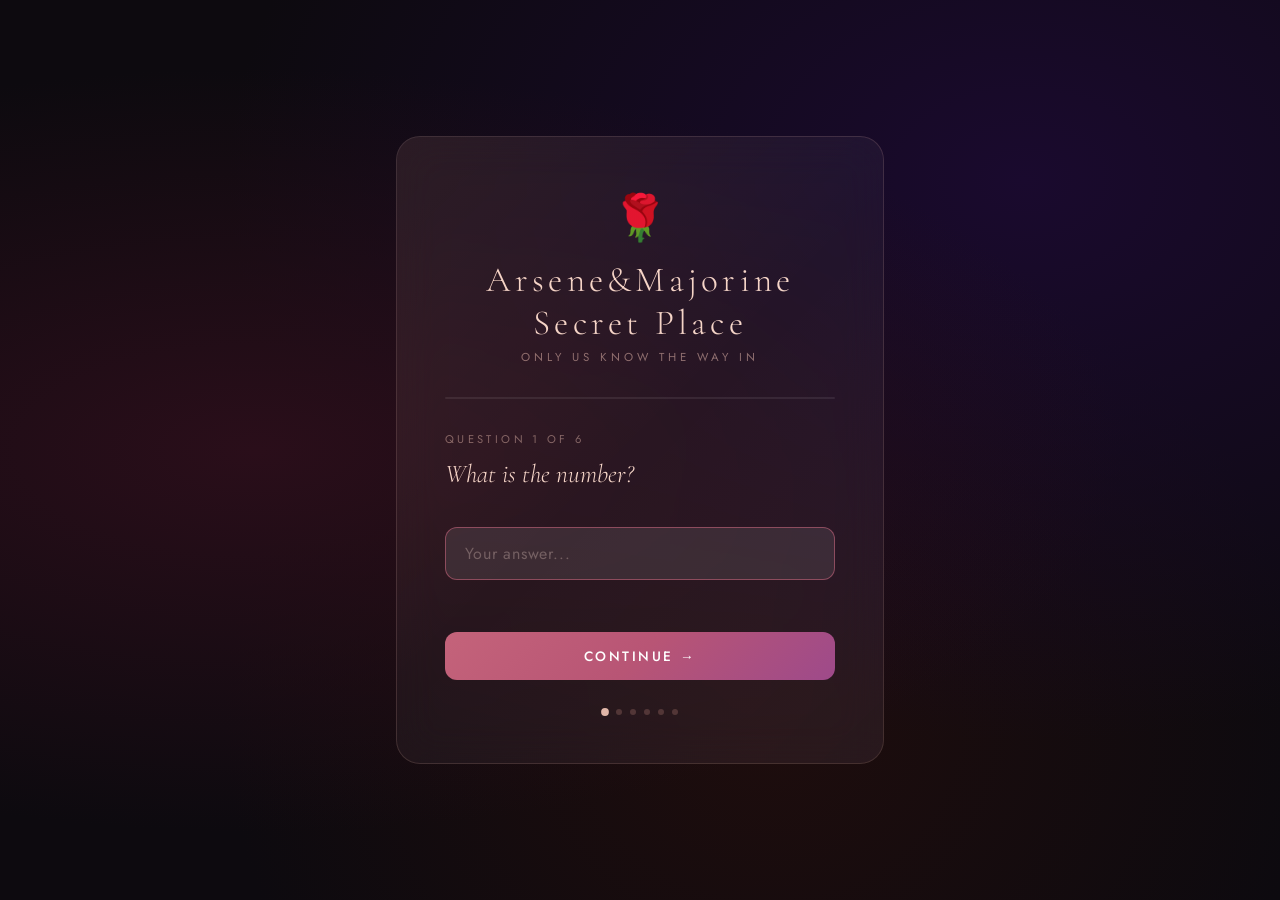
<file: index.html>
<!DOCTYPE html>
<html>
<head>
<meta charset="UTF-8">
<meta name="viewport" content="width=device-width, initial-scale=1.0, maximum-scale=1.0, user-scalable=no">
<style>
  @import url('https://fonts.googleapis.com/css2?family=Cormorant+Garamond:ital,wght@0,300;0,400;0,600;1,300;1,400&family=Jost:wght@300;400;500&display=swap');
  *, *::before, *::after { box-sizing: border-box; margin: 0; padding: 0; }
  body { font-family: 'Jost', sans-serif; min-height: 100vh; background: #0d0a0f; color: #f5ede8; display: flex; align-items: center; justify-content: center; overflow-x: hidden; touch-action: manipulation; }
  .bg { position: fixed; inset: 0; z-index: 0; background: radial-gradient(ellipse at 20% 50%, #2a0e1a 0%, transparent 60%), radial-gradient(ellipse at 80% 20%, #1a0a2e 0%, transparent 55%), radial-gradient(ellipse at 60% 80%, #1e0d0d 0%, transparent 50%), #0d0a0f; }
  .petals-container { position: fixed; inset: 0; z-index: 1; pointer-events: none; overflow: hidden; }
  .petal { position: absolute; top: -40px; font-size: 18px; opacity: 0; animation: fallPetal linear infinite; }
  @keyframes fallPetal { 0% { transform: translateY(0) rotate(0deg) translateX(0); opacity: 0; } 10% { opacity: 0.6; } 90% { opacity: 0.3; } 100% { transform: translateY(110vh) rotate(540deg) translateX(80px); opacity: 0; } }
  .wrap { position: relative; z-index: 10; width: 100%; max-width: 520px; padding: 1rem; display: flex; flex-direction: column; align-items: center; }
  .screen { width: 100%; display: none; flex-direction: column; align-items: center; }
  .screen.active { display: flex; }
  .card { width: 100%; max-width: 520px; background: rgba(255,255,255,0.04); border: 1px solid rgba(255,200,190,0.15); border-radius: 24px; padding: clamp(1.5rem, 4vw, 3rem); backdrop-filter: blur(20px); position: relative; overflow: hidden; }
  .card::before { content: ''; position: absolute; inset: 0; background: linear-gradient(135deg, rgba(255,150,130,0.06) 0%, transparent 50%, rgba(180,100,200,0.04) 100%); pointer-events: none; }
  .logo { text-align: center; margin-bottom: 2rem; }
  .logo-heart { font-size: 2.8rem; display: block; margin-bottom: 0.5rem; animation: heartbeat 2s ease-in-out infinite; }
  @keyframes heartbeat { 0%, 100% { transform: scale(1); } 14% { transform: scale(1.15); } 28% { transform: scale(1); } 42% { transform: scale(1.1); } 56% { transform: scale(1); } }
  .logo-title { font-family: 'Cormorant Garamond', serif; font-size: 2.2rem; font-weight: 300; letter-spacing: 0.12em; color: #f5d5c8; }
  .logo-sub { font-size: 0.72rem; letter-spacing: 0.35em; text-transform: uppercase; color: rgba(245,200,185,0.5); margin-top: 0.3rem; }
  .progress-bar { width: 100%; height: 2px; background: rgba(255,255,255,0.08); border-radius: 2px; margin-bottom: 2rem; overflow: hidden; }
  .progress-fill { height: 100%; background: linear-gradient(90deg, #c4637a, #e8a87c); border-radius: 2px; transition: width 0.5s cubic-bezier(.4,0,.2,1); }
  .step-label { font-size: 0.7rem; letter-spacing: 0.3em; text-transform: uppercase; color: rgba(245,200,185,0.45); margin-bottom: 0.6rem; }
  .question-text { font-family: 'Cormorant Garamond', serif; font-size: 1.6rem; font-weight: 300; font-style: italic; color: #f5d5c8; margin-bottom: 1.6rem; line-height: 1.4; min-height: 2.8rem; }
  .input-wrap { position: relative; margin-bottom: 1.2rem; }
  .input-wrap input { width: 100%; background: rgba(255,255,255,0.06); border: 1px solid rgba(255,180,160,0.2); border-radius: 12px; padding: 0.9rem 1.2rem; font-family: 'Jost', sans-serif; font-size: 1rem; color: #f5ede8; letter-spacing: 0.05em; outline: none; transition: border-color 0.3s, background 0.3s; }
  .input-wrap input::placeholder { color: rgba(245,220,210,0.3); }
  .input-wrap input:focus { border-color: rgba(196,99,122,0.6); background: rgba(255,255,255,0.09); }
  .input-wrap input.error { border-color: rgba(220,80,80,0.7); animation: shake 0.35s ease; }
  .input-wrap input.success { border-color: rgba(100,210,140,0.7); }
  @keyframes shake { 0%,100% { transform: translateX(0); } 20% { transform: translateX(-8px); } 40% { transform: translateX(8px); } 60% { transform: translateX(-5px); } 80% { transform: translateX(5px); } }
  .err-msg { font-size: 0.78rem; color: #e87070; margin-top: 0.4rem; min-height: 1.1rem; letter-spacing: 0.04em; display: flex; align-items: center; gap: 0.4rem; }
  .btn { width: 100%; padding: 0.9rem; border: none; border-radius: 12px; background: linear-gradient(135deg, #c4637a 0%, #b85575 50%, #9e4a8a 100%); color: #fff; font-family: 'Jost', sans-serif; font-size: 0.85rem; font-weight: 500; letter-spacing: 0.18em; text-transform: uppercase; cursor: pointer; margin-top: 0.5rem; transition: opacity 0.2s, transform 0.15s; position: relative; overflow: hidden; }
  .btn:hover { opacity: 0.9; transform: translateY(-1px); }
  .btn:active { transform: scale(0.98); }
  .dots { display: flex; gap: 8px; justify-content: center; margin-top: 1.8rem; }
  .dot { width: 6px; height: 6px; border-radius: 50%; background: rgba(255,180,160,0.2); transition: background 0.3s, transform 0.3s; }
  .dot.done { background: rgba(196,99,122,0.8); transform: scale(1.2); }
  .dot.current { background: rgba(245,200,185,0.9); transform: scale(1.3); }
  .lockout-msg { font-family: 'Cormorant Garamond', serif; font-size: 1.3rem; font-style: italic; color: #f5d5c8; text-align: center; margin: 1rem 0; opacity: 0.8; }
  @media (max-width: 600px) { body { padding: 1rem; } .wrap { padding: 0; max-width: 100%; } .logo-title { font-size: 1.8rem; } .question-text { font-size: 1.25rem; min-height: auto; } .btn { padding: 1rem; font-size: 0.8rem; } .card { border-radius: 18px; } }
</style>
</head>
<body>

<div class="bg"></div>
<div class="petals-container" id="petals"></div>

<div class="wrap">
  <div class="screen active" id="screen-login">
    <div class="card">
      <div class="logo">
        <span class="logo-heart">🌹</span>
        <div class="logo-title">Arsene&Majorine Secret Place</div>
        <div class="logo-sub">Only Us know the way in</div>
      </div>
      <div class="progress-bar">
        <div class="progress-fill" id="progress" style="width: 0%"></div>
      </div>
      <div class="step-label" id="step-label">Question 1 of 5</div>
      <div class="question-text" id="question-text"></div>
      <div class="input-wrap">
        <input type="text" id="answer-input" placeholder="Your answer..." autocomplete="off" spellcheck="false" />
        <div class="err-msg" id="err-msg"></div>
      </div>
      <button class="btn" id="next-btn" onclick="checkAnswer()">Continue →</button>
      <div class="dots" id="dots"></div>
    </div>
  </div>
</div>

<script>

(function () {
  'use strict';


  const MAX_FAILS = 8;
  const LOCKOUT_MS = 2 * 60 * 1000; 


  const Q = [
    {
      q: "What is the number?",
    
      h: "670671cd97404156226e507973f2ab8330d3022ca96e0c93bdbdb320c41adcaf",
      hint: "Think carefully, my love..."
    },
    {
      q: "What is the love code?",
  
      h: "2f707f7bd62d62b1a431a81583f0ae2f08795cadfa259ef5e96372ba3918beb4",
      hint: "Only we know this one..."
    },
    {
      q: "How many kids?",
      
      h: "ef2d127de37b942baad06145e54b0c619a1f22327b2ebbcfbec78f5564afe39d",
      hint: "Our little family..."
    },
    {
      q: "Behind the necklace?",
    
      h: "3da65d57b6f2b2e6ec8d7c86b12447b147f67561ca98a195e14a50ee6eb95bd0",
      hint: "Those special words..."
    },
    {
      q: "What do we rely on?",

      h: "5ba7b791a030488e0537f685fd269c0e372ac7a9c6a5ab13fd116d5f6e233f45",
      hint: "Our foundation..."
    },
    {
      q: "What is Majorias's major responsibility?",
  
      h: "3a1e987219479663b48ebafbb61f1411e1e4eaa360c93ff6640a4c4296acede7",
      hint: "majorine is the one who set this..."
    }
  ];


  let step = 0;
  let wrongCount = 0;
  let attemptsThisStep = 0;
  let locked = false;

  
  async function sha256(message) {
    const enc = new TextEncoder();
    const buf = await crypto.subtle.digest('SHA-256', enc.encode(message));
    return Array.from(new Uint8Array(buf)).map(b => b.toString(16).padStart(2, '0')).join('');
  }


  function norm(s) {
    return s.trim().toLowerCase().replace(/\s+/g, ' ');
  }

  function triggerLockout() {
    locked = true;
    const btn = document.getElementById('next-btn');
    const inp = document.getElementById('answer-input');
    const err = document.getElementById('err-msg');
    btn.disabled = true;
    inp.disabled = true;
    let remaining = LOCKOUT_MS / 1000;
    err.textContent = `✦ Too many attempts. Wait ${remaining}s...`;
    const t = setInterval(() => {
      remaining--;
      if (remaining <= 0) {
        clearInterval(t);
        locked = false;
        wrongCount = 0;
        attemptsThisStep = 0;
        btn.disabled = false;
        inp.disabled = false;
        err.textContent = '';
        inp.focus();
      } else {
        err.textContent = `✦ Too many attempts. Wait ${remaining}s...`;
      }
    }, 1000);
  }

  async function checkAnswer() {
    if (locked) return;

    const inp = document.getElementById('answer-input');
    const err = document.getElementById('err-msg');
    const val = norm(inp.value);

    if (!val) { err.textContent = '✦ Please enter your answer'; return; }


    const userHash = await sha256(val);
    const correct = userHash === Q[step].h;

    if (correct) {
      inp.className = 'success';
      err.textContent = '';
      attemptsThisStep = 0;
      step++;
      document.getElementById('progress').style.width = (step / Q.length * 100) + '%';

      if (step >= Q.length) {
        setTimeout(() => {
          // Mark authenticated and redirect
          sessionStorage.setItem('_am_auth', Date.now().toString(36));
          window.location.href = 'home-page.html';
        }, 600);
      } else {
        setTimeout(renderStep, 450);
      }
    } else {
      wrongCount++;
      attemptsThisStep++;
      inp.className = 'error';
      setTimeout(() => inp.classList.remove('error'), 400);

      if (wrongCount >= MAX_FAILS) {
        triggerLockout();
      } else if (attemptsThisStep >= 2) {
        err.textContent = '✦ ' + Q[step].hint;
      } else {
        err.textContent = "✦ That's not quite right, try again";
      }
    }
  }

  // ── RENDER STEP ─────────────────────────────────────────────────
  function renderStep() {
    document.getElementById('question-text').textContent = Q[step].q;
    document.getElementById('step-label').textContent = `Question ${step + 1} of ${Q.length}`;
    document.getElementById('answer-input').value = '';
    document.getElementById('answer-input').className = '';
    document.getElementById('err-msg').textContent = '';
    renderDots();
    document.getElementById('answer-input').focus();
    attemptsThisStep = 0;
  }

  function renderDots() {
    const c = document.getElementById('dots');
    c.innerHTML = '';
    for (let i = 0; i < Q.length; i++) {
      const d = document.createElement('div');
      d.className = 'dot' + (i < step ? ' done' : i === step ? ' current' : '');
      c.appendChild(d);
    }
  }

  // ── EXPOSE ONLY WHAT THE BUTTON NEEDS ──────────────────────────
  window.checkAnswer = checkAnswer;

  // ── INPUT ENTER KEY ─────────────────────────────────────────────
  document.getElementById('answer-input').addEventListener('keydown', e => {
    if (e.key === 'Enter') checkAnswer();
  });

  // ── PETALS ──────────────────────────────────────────────────────
  const PETALS = ['🌸', '🌺', '🌹', '💮', '🏵', '✿', '❀'];
  function spawnPetal() {
    const p = document.createElement('div');
    p.className = 'petal';
    p.textContent = PETALS[Math.floor(Math.random() * PETALS.length)];
    p.style.left = Math.random() * 100 + 'vw';
    p.style.fontSize = (12 + Math.random() * 14) + 'px';
    p.style.animationDuration = (8 + Math.random() * 10) + 's';
    p.style.animationDelay = (Math.random() * 6) + 's';
    document.getElementById('petals').appendChild(p);
    setTimeout(() => p.remove(), 20000);
  }
  setInterval(spawnPetal, 1800);
  for (let i = 0; i < 5; i++) setTimeout(spawnPetal, i * 400);

  // ── INIT ────────────────────────────────────────────────────────
  renderStep();

})();
</script>
</body>
</html>
</file>
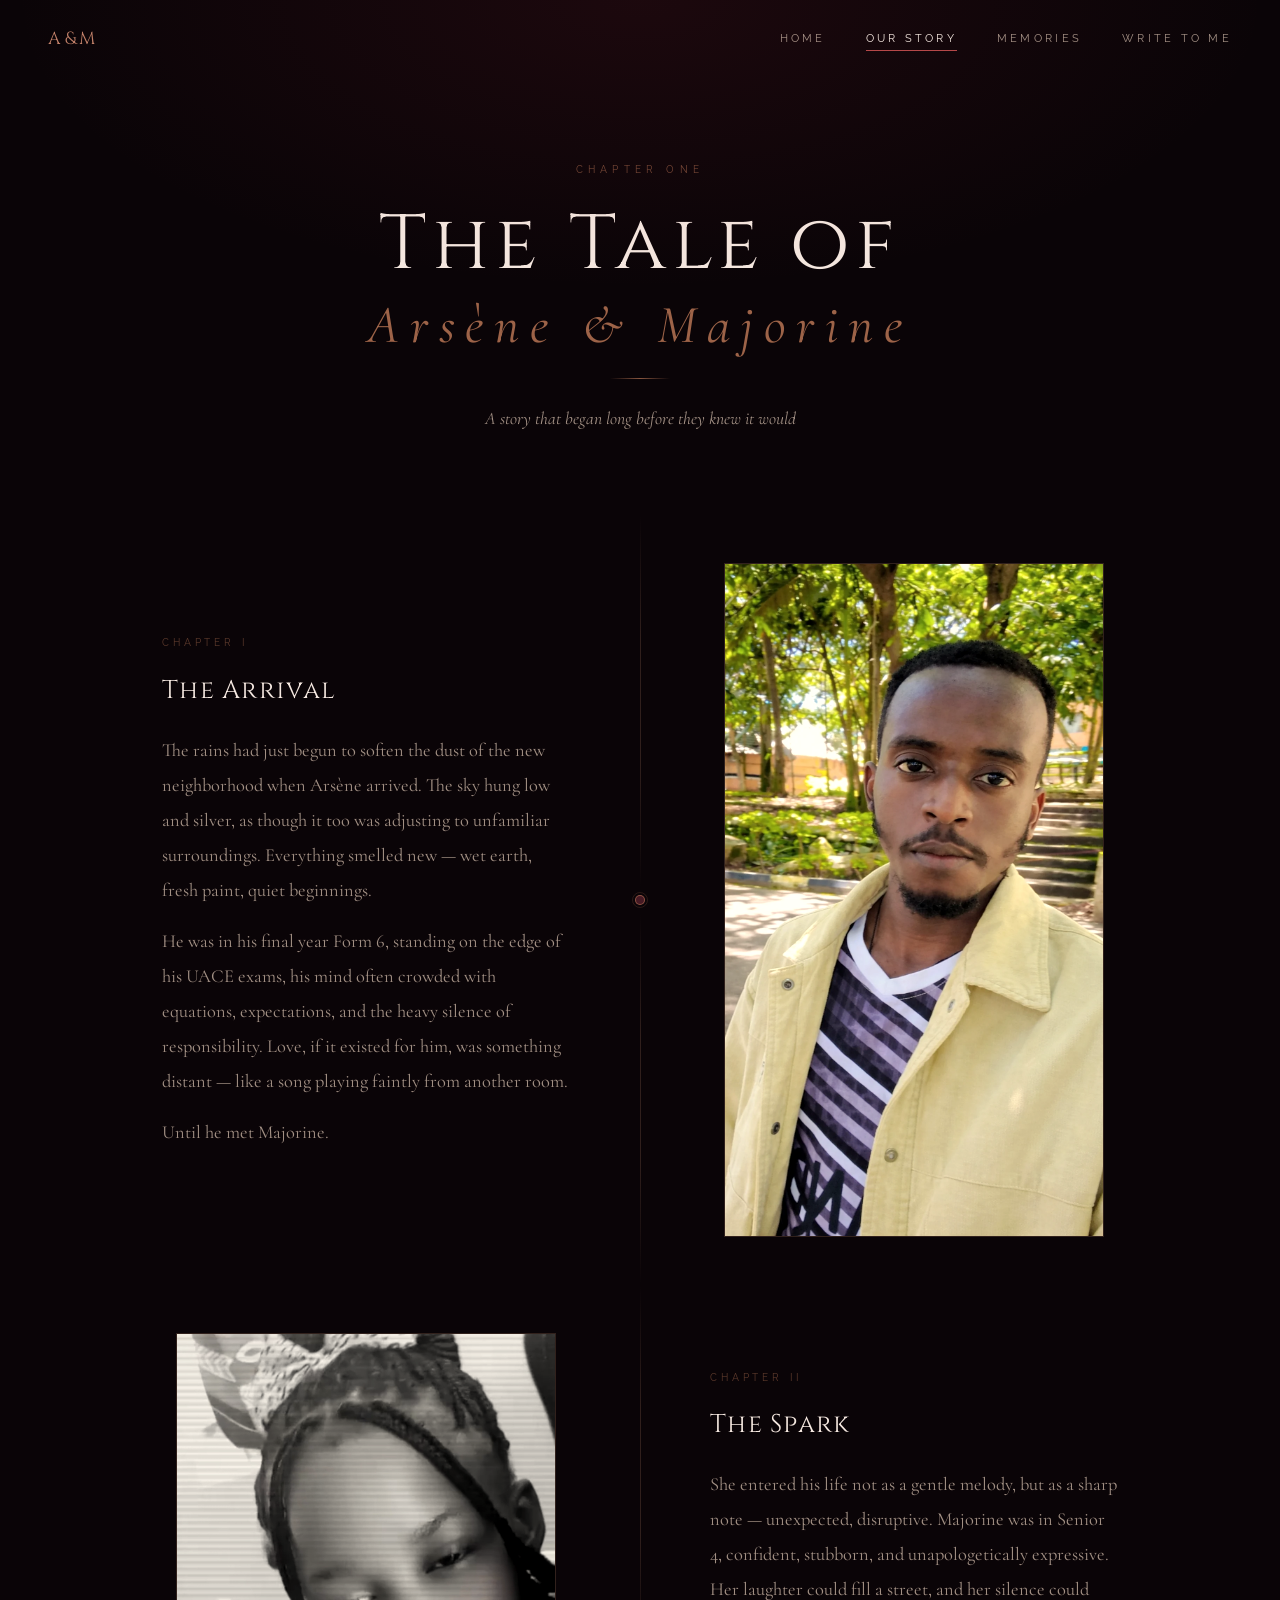
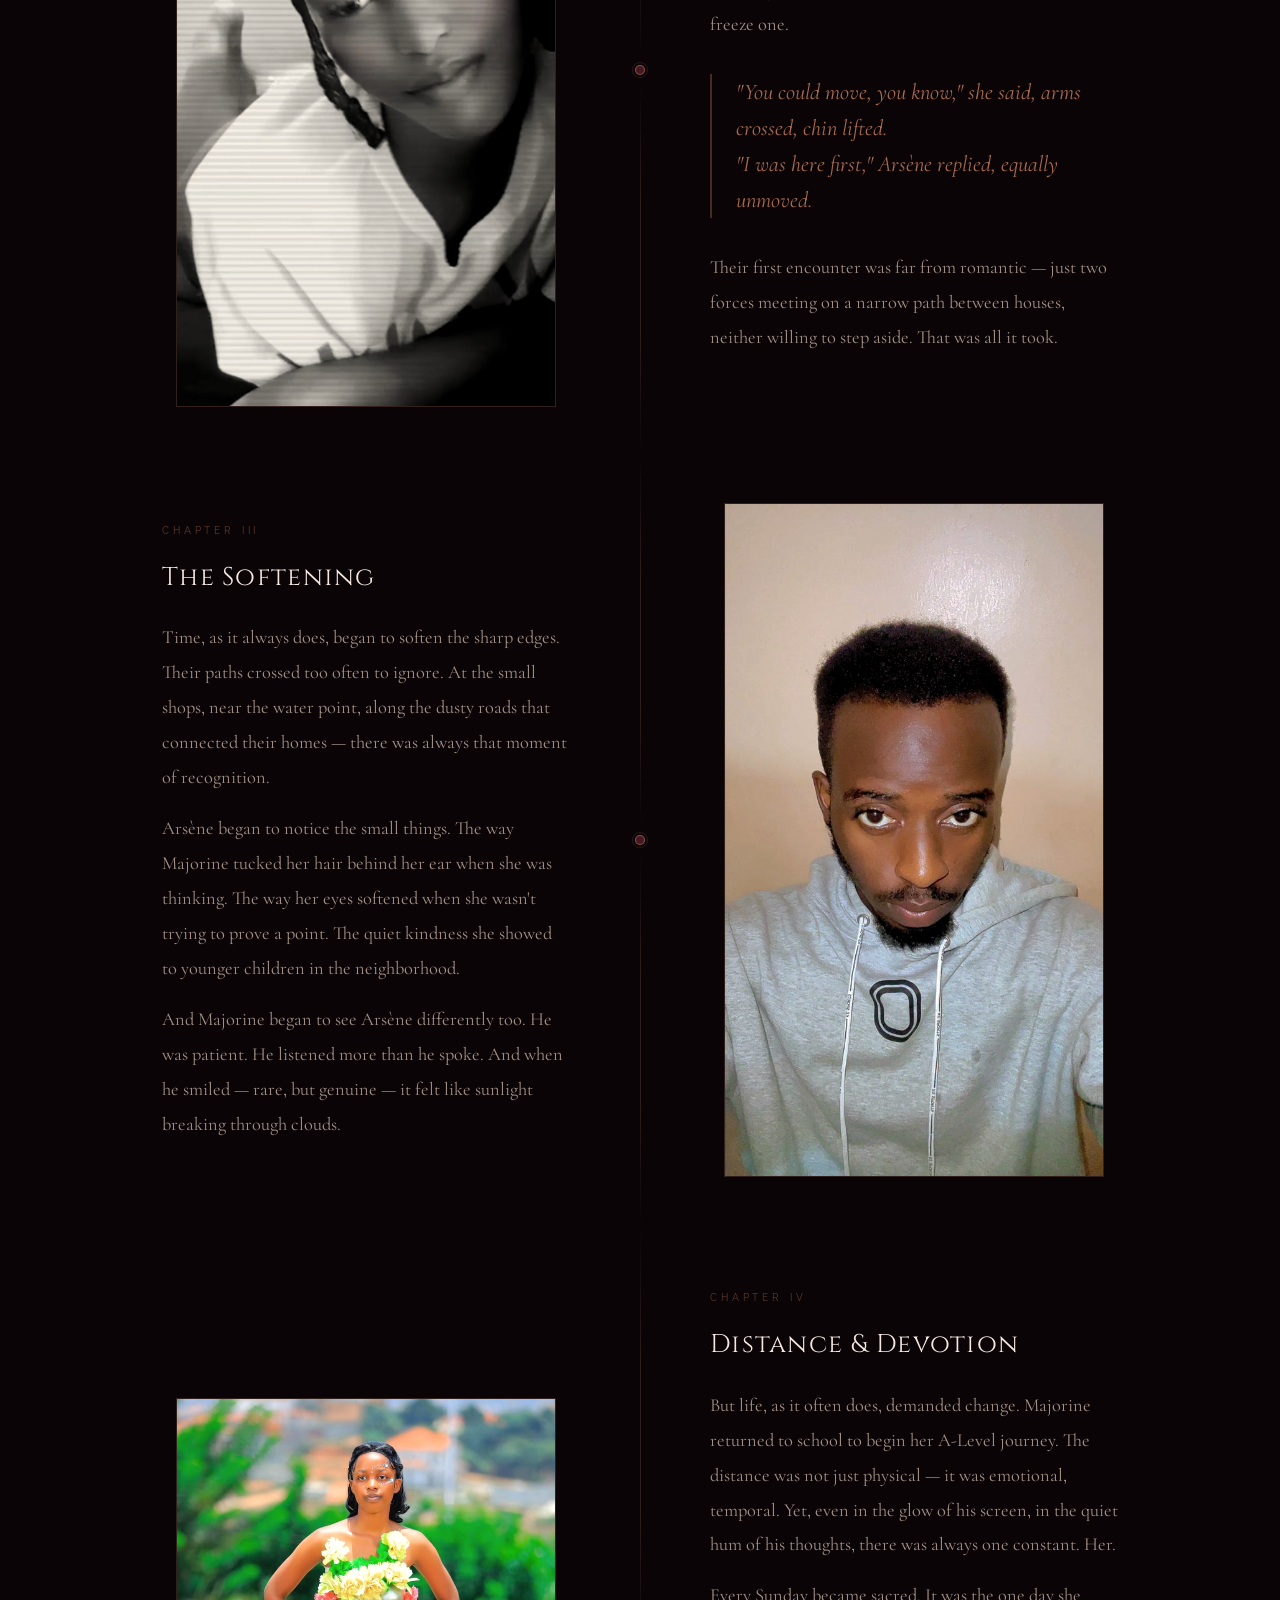
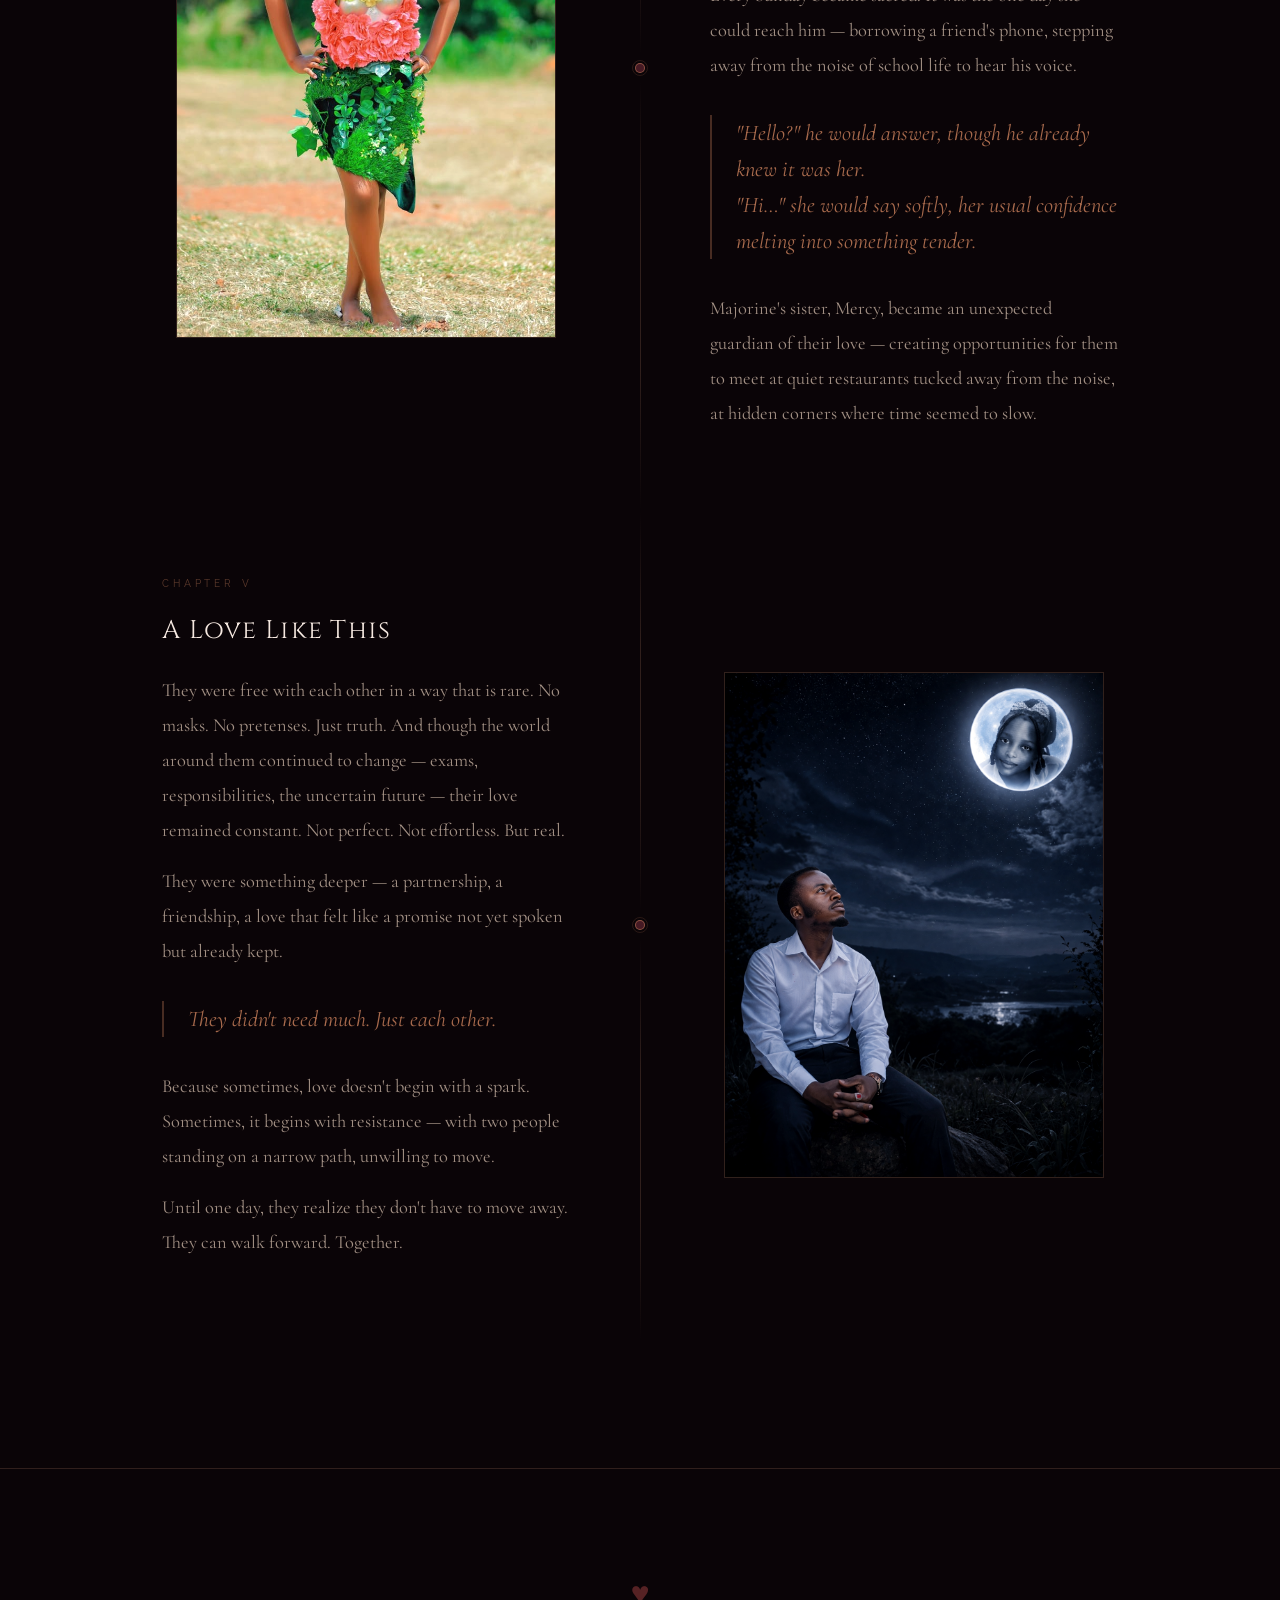
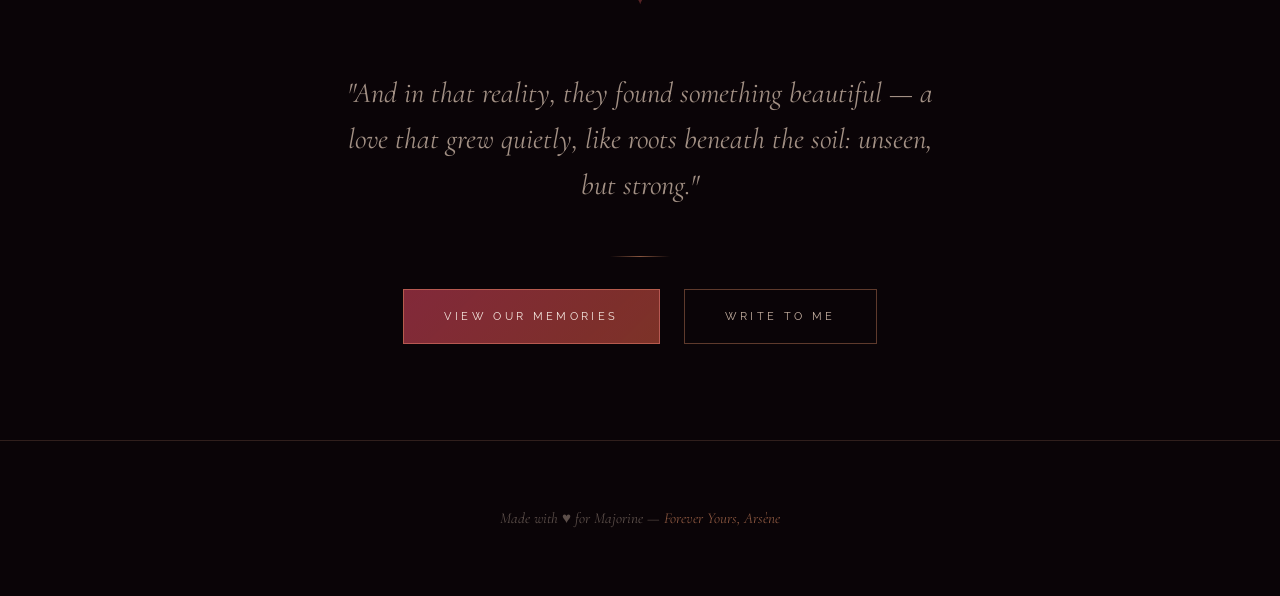
<file: story.html>
<!DOCTYPE html>
<html lang="en">
<head>
  <meta charset="UTF-8">
  <meta name="viewport" content="width=device-width, initial-scale=1.0">
  <title>Our Story — Arsène & Majorine</title>
  <link rel="preconnect" href="https://fonts.googleapis.com">
  <link href="https://fonts.googleapis.com/css2?family=Cormorant+Garamond:ital,wght@0,300;0,400;1,300;1,400&family=Cinzel:wght@400;600&family=Raleway:wght@300;400;500&display=swap" rel="stylesheet">
  <link rel="stylesheet" href="style.css">
  <style>
    body { background: var(--deep-bg); }

    /* ===== STORY HEADER ===== */
    .story-header {
      padding-top: 10rem;
      padding-bottom: 5rem;
      text-align: center;
      position: relative;
      overflow: hidden;
    }

    .story-header::before {
      content: '';
      position: absolute;
      inset: 0;
      background: radial-gradient(ellipse 70% 80% at 50% 0%, rgba(160, 40, 60, 0.12), transparent 70%);
    }

    .story-header-label {
      font-family: var(--font-ui);
      font-size: 0.65rem;
      letter-spacing: 0.5em;
      color: rgba(220, 140, 100, 0.5);
      text-transform: uppercase;
      margin-bottom: 1.5rem;
    }

    .story-header-title {
      font-family: var(--font-display);
      font-size: clamp(2.2rem, 6vw, 5rem);
      color: var(--cream);
      font-weight: 400;
      letter-spacing: 0.08em;
      line-height: 1.1;
    }

    .story-header-title em {
      font-family: var(--font-body);
      font-style: italic;
      font-size: 0.7em;
      display: block;
      color: rgba(220, 140, 100, 0.7);
      letter-spacing: 0.2em;
      margin-top: 0.5rem;
    }

    .story-header-date {
      font-family: var(--font-body);
      font-style: italic;
      font-size: 1.1rem;
      color: var(--cream-muted);
      margin-top: 1.5rem;
    }

    /* ===== TIMELINE STORY ===== */
    .story-body {
      max-width: 1100px;
      margin: 0 auto;
      padding: 0 2rem 8rem;
    }

    .chapter {
      display: grid;
      grid-template-columns: 1fr 60px 1fr;
      gap: 0;
      margin-bottom: 0;
      position: relative;
    }

    .chapter:nth-child(even) .chapter-text {
      grid-column: 3;
      grid-row: 1;
    }

    .chapter:nth-child(even) .chapter-image {
      grid-column: 1;
      grid-row: 1;
    }

    .chapter:nth-child(even) .chapter-spine {
      grid-column: 2;
      grid-row: 1;
    }

    .chapter-text {
      padding: 4rem 2.5rem;
      grid-column: 1;
      display: flex;
      flex-direction: column;
      justify-content: center;
    }

    .chapter-spine {
      grid-column: 2;
      display: flex;
      flex-direction: column;
      align-items: center;
      position: relative;
    }

    .spine-line {
      width: 1px;
      flex: 1;
      background: linear-gradient(to bottom, transparent, var(--border), var(--border), transparent);
    }

    .spine-node {
      width: 10px;
      height: 10px;
      border: 1px solid rgba(220, 140, 100, 0.5);
      border-radius: 50%;
      background: rgba(160, 60, 80, 0.4);
      flex-shrink: 0;
      margin: 0.5rem 0;
      position: relative;
    }

    .spine-node::after {
      content: '';
      position: absolute;
      inset: -4px;
      border: 1px solid rgba(220, 140, 100, 0.15);
      border-radius: 50%;
    }

    .chapter-image {
      grid-column: 3;
      padding: 3rem 2rem;
      display: flex;
      align-items: center;
      justify-content: center;
    }

    .chapter-image img {
      width: 100%;
      max-width: 380px;
      height: auto;
      display: block;
      filter: sepia(15%) contrast(1.05);
      transition: filter 0.5s;
      border: 1px solid var(--border);
    }

    .chapter-image img:hover {
      filter: sepia(0%) contrast(1.1);
    }

    .chapter-num {
      font-family: var(--font-ui);
      font-size: 0.6rem;
      letter-spacing: 0.4em;
      color: rgba(220, 140, 100, 0.4);
      text-transform: uppercase;
      margin-bottom: 1rem;
    }

    .chapter-title {
      font-family: var(--font-display);
      font-size: clamp(1.1rem, 3vw, 1.6rem);
      color: var(--cream);
      font-weight: 400;
      letter-spacing: 0.05em;
      margin-bottom: 1.2rem;
    }

    .chapter-body {
      font-family: var(--font-body);
      font-size: clamp(1rem, 2vw, 1.15rem);
      color: var(--cream-muted);
      line-height: 1.9;
    }

    .chapter-body p {
      margin-bottom: 1rem;
    }

    .chapter-quote {
      font-family: var(--font-body);
      font-style: italic;
      font-size: clamp(1.1rem, 2.5vw, 1.4rem);
      color: rgba(220, 140, 100, 0.75);
      border-left: 2px solid rgba(220, 140, 100, 0.3);
      padding-left: 1.5rem;
      margin: 2rem 0;
      line-height: 1.6;
    }

    /* ===== CLOSING VERSE ===== */
    .story-closing {
      text-align: center;
      padding: 6rem 2rem;
      border-top: 1px solid var(--border);
      position: relative;
    }

    .story-closing::before {
      content: '♥';
      font-size: 2rem;
      color: rgba(200, 80, 80, 0.4);
      display: block;
      margin-bottom: 3rem;
      animation: heartPulse 2.5s ease-in-out infinite;
    }

    @keyframes heartPulse {
      0%, 100% { transform: scale(1); opacity: 0.4; }
      50% { transform: scale(1.15); opacity: 0.7; }
    }

    .story-closing-text {
      font-family: var(--font-body);
      font-style: italic;
      font-size: clamp(1.2rem, 3vw, 1.8rem);
      color: var(--cream-muted);
      max-width: 600px;
      margin: 0 auto 3rem;
      line-height: 1.6;
    }

    /* MOBILE */
    @media (max-width: 768px) {
      .chapter {
        grid-template-columns: 1fr;
      }
      .chapter-spine { display: none; }
      .chapter-text,
      .chapter-image,
      .chapter:nth-child(even) .chapter-text,
      .chapter:nth-child(even) .chapter-image {
        grid-column: 1;
        grid-row: auto;
        padding: 2rem 0;
      }
      .chapter-image img {
        height: auto;
        max-width: 100%;
      }
    }
  </style>
</head>
<body>

  <nav class="top-nav" id="topNav">
    <a href="home-page.html" class="nav-logo">A&M</a>
    <div class="nav-links">
      <a href="home-page.html">Home</a>
      <a href="story.html" class="active">Our Story</a>
      <a href="memories.html">Memories</a>
      <a href="letter.html">Write to Me</a>
    </div>
    <div class="nav-hamburger" onclick="toggleNav()">
      <span></span><span></span><span></span>
    </div>
  </nav>
  <div class="mobile-nav" id="mobileNav">
    <a href="home-page.html" onclick="toggleNav()">Home</a>
    <a href="story.html" onclick="toggleNav()">Our Story</a>
    <a href="memories.html" onclick="toggleNav()">Memories</a>
    <a href="letter.html" onclick="toggleNav()">Write to Me</a>
  </div>

  <main>

    <!-- HEADER -->
    <header class="story-header">
      <p class="story-header-label">Chapter One</p>
      <h1 class="story-header-title">
        The Tale of
        <em>Arsène &amp; Majorine</em>
      </h1>
      <div class="thin-divider"></div>
      <p class="story-header-date">A story that began long before they knew it would</p>
    </header>

    <!-- STORY CHAPTERS -->
    <div class="story-body">

      <!-- Chapter 1 -->
      <article class="chapter">
        <div class="chapter-text">
          <p class="chapter-num">Chapter I</p>
          <h2 class="chapter-title">The Arrival</h2>
          <div class="chapter-body">
            <p>The rains had just begun to soften the dust of the new neighborhood when Arsène arrived. The sky hung low and silver, as though it too was adjusting to unfamiliar surroundings. Everything smelled new — wet earth, fresh paint, quiet beginnings.</p>
            <p>He was in his final year Form 6, standing on the edge of his UACE exams, his mind often crowded with equations, expectations, and the heavy silence of responsibility. Love, if it existed for him, was something distant — like a song playing faintly from another room.</p>
            <p>Until he met Majorine.</p>
          </div>
        </div>
        <div class="chapter-spine">
          <div class="spine-line"></div>
          <div class="spine-node"></div>
          <div class="spine-line"></div>
        </div>
        <div class="chapter-image">
          <img src="image-story6.jpg" alt="The beginning" onerror="this.style.background='linear-gradient(135deg,#1a0510,#3a1020)'; this.style.minHeight='200px'">
        </div>
      </article>

      <!-- Chapter 2 -->
      <article class="chapter">
        <div class="chapter-image">
          <img src="image-story3.jpg" alt="The encounter" onerror="this.style.background='linear-gradient(135deg,#2a1015,#150508)'; this.style.minHeight='200px'">
        </div>
        <div class="chapter-spine">
          <div class="spine-line"></div>
          <div class="spine-node"></div>
          <div class="spine-line"></div>
        </div>
        <div class="chapter-text">
          <p class="chapter-num">Chapter II</p>
          <h2 class="chapter-title">The Spark</h2>
          <div class="chapter-body">
            <p>She entered his life not as a gentle melody, but as a sharp note — unexpected, disruptive. Majorine was in Senior 4, confident, stubborn, and unapologetically expressive. Her laughter could fill a street, and her silence could freeze one.</p>
            <div class="chapter-quote">"You could move, you know," she said, arms crossed, chin lifted.<br>"I was here first," Arsène replied, equally unmoved.</div>
            <p>Their first encounter was far from romantic — just two forces meeting on a narrow path between houses, neither willing to step aside. That was all it took.</p>
          </div>
        </div>
      </article>

      <!-- Chapter 3 -->
      <article class="chapter">
        <div class="chapter-text">
          <p class="chapter-num">Chapter III</p>
          <h2 class="chapter-title">The Softening</h2>
          <div class="chapter-body">
            <p>Time, as it always does, began to soften the sharp edges. Their paths crossed too often to ignore. At the small shops, near the water point, along the dusty roads that connected their homes — there was always that moment of recognition.</p>
            <p>Arsène began to notice the small things. The way Majorine tucked her hair behind her ear when she was thinking. The way her eyes softened when she wasn't trying to prove a point. The quiet kindness she showed to younger children in the neighborhood.</p>
            <p>And Majorine began to see Arsène differently too. He was patient. He listened more than he spoke. And when he smiled — rare, but genuine — it felt like sunlight breaking through clouds.</p>
          </div>
        </div>
        <div class="chapter-spine">
          <div class="spine-line"></div>
          <div class="spine-node"></div>
          <div class="spine-line"></div>
        </div>
        <div class="chapter-image">
          <img src="image-story4.jpg" alt="Growing closer" onerror="this.style.background='linear-gradient(135deg,#1a0510,#3a1020)'; this.style.minHeight='200px'">
        </div>
      </article>

      <!-- Chapter 4 -->
      <article class="chapter">
        <div class="chapter-image">
          <img src="image-story5.jpg" alt="The distance" onerror="this.style.background='linear-gradient(135deg,#2a1015,#150508)'; this.style.minHeight='200px'">
        </div>
        <div class="chapter-spine">
          <div class="spine-line"></div>
          <div class="spine-node"></div>
          <div class="spine-line"></div>
        </div>
        <div class="chapter-text">
          <p class="chapter-num">Chapter IV</p>
          <h2 class="chapter-title">Distance & Devotion</h2>
          <div class="chapter-body">
            <p>But life, as it often does, demanded change. Majorine returned to school to begin her A-Level journey. The distance was not just physical — it was emotional, temporal. Yet, even in the glow of his screen, in the quiet hum of his thoughts, there was always one constant. Her.</p>
            <p>Every Sunday became sacred. It was the one day she could reach him — borrowing a friend's phone, stepping away from the noise of school life to hear his voice.</p>
            <div class="chapter-quote">"Hello?" he would answer, though he already knew it was her.<br>"Hi…" she would say softly, her usual confidence melting into something tender.</div>
            <p>Majorine's sister, Mercy, became an unexpected guardian of their love — creating opportunities for them to meet at quiet restaurants tucked away from the noise, at hidden corners where time seemed to slow.</p>
          </div>
        </div>
      </article>

      <!-- Chapter 5 -->
      <article class="chapter">
        <div class="chapter-text">
          <p class="chapter-num">Chapter V</p>
          <h2 class="chapter-title">A Love Like This</h2>
          <div class="chapter-body">
            <p>They were free with each other in a way that is rare. No masks. No pretenses. Just truth. And though the world around them continued to change — exams, responsibilities, the uncertain future — their love remained constant. Not perfect. Not effortless. But real.</p>
            <p>They were something deeper — a partnership, a friendship, a love that felt like a promise not yet spoken but already kept.</p>
            <div class="chapter-quote">They didn't need much. Just each other.</div>
            <p>Because sometimes, love doesn't begin with a spark. Sometimes, it begins with resistance — with two people standing on a narrow path, unwilling to move.</p>
            <p>Until one day, they realize they don't have to move away. They can walk forward. Together.</p>
          </div>
        </div>
        <div class="chapter-spine">
          <div class="spine-line"></div>
          <div class="spine-node"></div>
          <div class="spine-line"></div>
        </div>
        <div class="chapter-image">
          <img src="image-story2.png" alt="Together forever" onerror="this.style.background='linear-gradient(135deg,#1a0510,#3a1020)'; this.style.minHeight='200px'">
        </div>
      </article>

    </div>

    <!-- CLOSING -->
    <section class="story-closing">
      <p class="story-closing-text">"And in that reality, they found something beautiful — a love that grew quietly, like roots beneath the soil: unseen, but strong."</p>
      <div class="thin-divider"></div>
      <div style="display:flex; gap:1.5rem; justify-content:center; flex-wrap:wrap; margin-top:2rem;">
        <a href="memories.html" class="btn filled">View Our Memories</a>
        <a href="letter.html" class="btn">Write to Me</a>
      </div>
    </section>

  </main>

  <footer class="site-footer">
    <p>Made with ♥ for Majorine &mdash; <span>Forever Yours, Arsène</span></p>
  </footer>

  <!-- BTN STYLE -->
  <style>
    .btn {
      font-family: var(--font-ui);
      font-size: 0.7rem;
      letter-spacing: 0.3em;
      text-transform: uppercase;
      text-decoration: none;
      padding: 1rem 2.5rem;
      border: 1px solid rgba(220, 140, 100, 0.4);
      color: rgba(245, 220, 200, 0.8);
      transition: all 0.4s ease;
      position: relative;
      overflow: hidden;
      display: inline-block;
    }
    .btn.filled {
      background: linear-gradient(135deg, rgba(160, 50, 70, 0.8), rgba(200, 80, 60, 0.6));
      border-color: rgba(220, 120, 100, 0.6);
      color: #f5e8e0;
    }
    .btn:hover {
      border-color: rgba(220, 140, 100, 0.8);
      color: #f5e8e0;
      background: rgba(160, 50, 70, 0.4);
    }
  </style>

  <script src="main.js"></script>
</body>
</html>
</file>
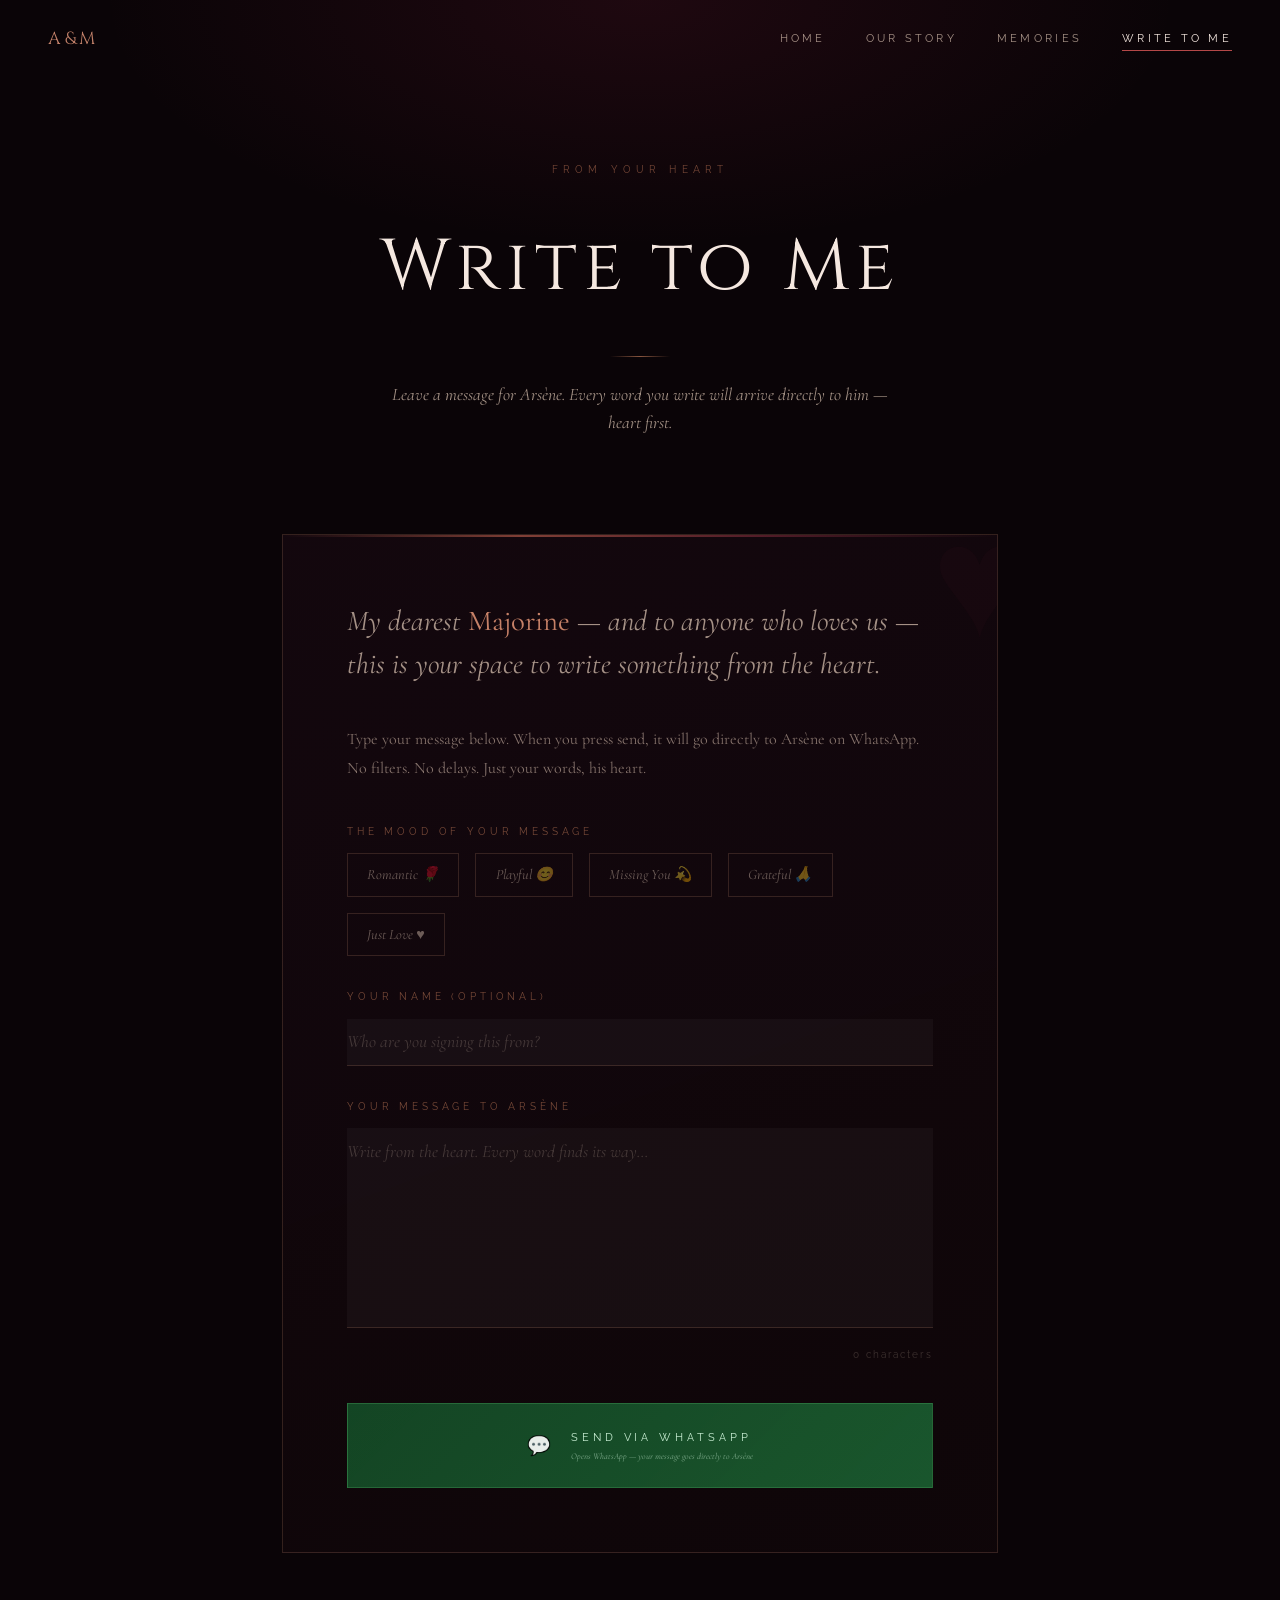
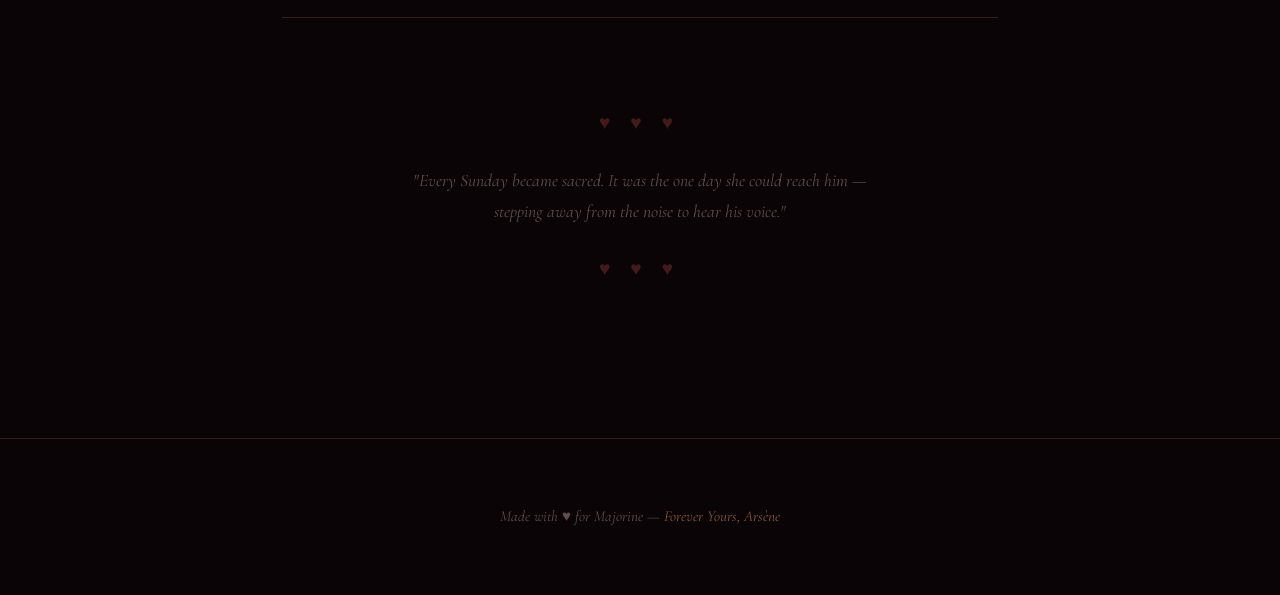
<file: images/letter.html>
<!DOCTYPE html>
<html lang="en">
<head>
  <meta charset="UTF-8">
  <meta name="viewport" content="width=device-width, initial-scale=1.0">
  <title>Write to Me — Arsène & Majorine</title>
  <link rel="preconnect" href="https://fonts.googleapis.com">
  <link href="https://fonts.googleapis.com/css2?family=Cormorant+Garamond:ital,wght@0,300;0,400;1,300;1,400&family=Cinzel:wght@400;600&family=Raleway:wght@300;400;500&display=swap" rel="stylesheet">
  <link rel="stylesheet" href="style.css">
  <style>
    /* ===== LETTER PAGE ===== */
    .letter-header {
      padding-top: 10rem;
      padding-bottom: 4rem;
      text-align: center;
      position: relative;
    }

    .letter-header::before {
      content: '';
      position: absolute;
      inset: 0;
      background: radial-gradient(ellipse 60% 70% at 50% 0%, rgba(180, 40, 80, 0.12), transparent 70%);
    }

    .letter-header-label {
      font-family: var(--font-ui);
      font-size: 0.65rem;
      letter-spacing: 0.5em;
      color: rgba(220, 140, 100, 0.5);
      text-transform: uppercase;
      margin-bottom: 1.5rem;
    }

    .letter-header-title {
      font-family: var(--font-display);
      font-size: clamp(2rem, 6vw, 4.5rem);
      color: var(--cream);
      font-weight: 400;
      letter-spacing: 0.08em;
    }

    .letter-header-sub {
      font-family: var(--font-body);
      font-style: italic;
      font-size: 1.1rem;
      color: var(--cream-muted);
      margin-top: 1rem;
      max-width: 500px;
      margin-left: auto;
      margin-right: auto;
      line-height: 1.6;
    }

    /* ===== LETTER FORM AREA ===== */
    .letter-section {
      max-width: 780px;
      margin: 0 auto;
      padding: 2rem 2rem 8rem;
    }

    .love-letter-card {
      background: linear-gradient(160deg, rgba(20, 8, 14, 0.9), rgba(14, 6, 9, 0.95));
      border: 1px solid var(--border);
      padding: 4rem;
      position: relative;
      overflow: hidden;
    }

    .love-letter-card::before {
      content: '';
      position: absolute;
      top: 0; left: 0; right: 0;
      height: 2px;
      background: linear-gradient(90deg, transparent, rgba(200, 100, 80, 0.6), rgba(180, 60, 80, 0.4), transparent);
    }

    .love-letter-card::after {
      content: '♥';
      position: absolute;
      top: -30px;
      right: -30px;
      font-size: 160px;
      color: rgba(180, 60, 80, 0.03);
      pointer-events: none;
      line-height: 1;
    }

    .letter-opening {
      font-family: var(--font-body);
      font-style: italic;
      font-size: clamp(1.3rem, 3vw, 1.8rem);
      color: var(--cream-muted);
      margin-bottom: 2.5rem;
      line-height: 1.5;
    }

    .letter-opening strong {
      font-style: normal;
      color: rgba(230, 150, 120, 0.85);
      font-weight: 400;
    }

    .letter-desc {
      font-family: var(--font-body);
      font-size: 1rem;
      color: rgba(245, 220, 200, 0.5);
      margin-bottom: 2.5rem;
      line-height: 1.8;
    }

    /* FORM ELEMENTS */
    .form-group {
      margin-bottom: 2rem;
    }

    .form-label {
      display: block;
      font-family: var(--font-ui);
      font-size: 0.6rem;
      letter-spacing: 0.4em;
      color: rgba(220, 140, 100, 0.5);
      text-transform: uppercase;
      margin-bottom: 0.8rem;
    }

    .form-input,
    .form-textarea {
      width: 100%;
      background: rgba(255, 255, 255, 0.03);
      border: none;
      border-bottom: 1px solid var(--border);
      color: var(--cream);
      font-family: var(--font-body);
      font-size: 1.1rem;
      padding: 0.8rem 0;
      outline: none;
      transition: border-color 0.3s;
      resize: none;
    }

    .form-input::placeholder,
    .form-textarea::placeholder {
      color: rgba(245, 220, 200, 0.2);
      font-style: italic;
    }

    .form-input:focus,
    .form-textarea:focus {
      border-bottom-color: rgba(200, 100, 80, 0.6);
    }

    .form-textarea {
      min-height: 200px;
      padding: 0.8rem 0;
    }

    /* Mood selector */
    .mood-selector {
      display: flex;
      gap: 1rem;
      flex-wrap: wrap;
      margin-top: 0.5rem;
    }

    .mood-btn {
      font-family: var(--font-body);
      font-style: italic;
      font-size: 0.9rem;
      color: rgba(245, 220, 200, 0.4);
      border: 1px solid var(--border);
      padding: 0.5rem 1.2rem;
      cursor: pointer;
      transition: all 0.3s;
      background: transparent;
      user-select: none;
    }

    .mood-btn:hover,
    .mood-btn.selected {
      color: rgba(230, 160, 130, 0.9);
      border-color: rgba(200, 100, 80, 0.5);
      background: rgba(180, 60, 80, 0.1);
    }

    /* CHARACTER COUNT */
    .char-count {
      font-family: var(--font-ui);
      font-size: 0.6rem;
      letter-spacing: 0.2em;
      color: rgba(245, 220, 200, 0.2);
      text-align: right;
      margin-top: 0.5rem;
      transition: color 0.3s;
    }

    /* SUBMIT BUTTON */
    .send-btn {
      display: flex;
      align-items: center;
      justify-content: center;
      gap: 1rem;
      width: 100%;
      padding: 1.4rem 2rem;
      background: linear-gradient(135deg, rgba(20, 80, 40, 0.85), rgba(30, 120, 60, 0.7));
      border: 1px solid rgba(80, 180, 100, 0.3);
      color: rgba(220, 255, 230, 0.9);
      font-family: var(--font-ui);
      font-size: 0.7rem;
      letter-spacing: 0.35em;
      text-transform: uppercase;
      cursor: pointer;
      transition: all 0.4s ease;
      margin-top: 2.5rem;
      text-decoration: none;
      position: relative;
      overflow: hidden;
    }

    .send-btn::before {
      content: '';
      position: absolute;
      inset: 0;
      background: linear-gradient(135deg, rgba(37, 211, 102, 0.15), rgba(18, 140, 60, 0.1));
      transform: translateX(-100%);
      transition: transform 0.5s ease;
    }

    .send-btn:hover::before { transform: translateX(0); }

    .send-btn:hover {
      border-color: rgba(80, 200, 120, 0.6);
      color: rgba(220, 255, 230, 1);
      box-shadow: 0 0 30px rgba(37, 211, 102, 0.1);
    }

    .whatsapp-icon {
      font-size: 1.2rem;
    }

    .send-btn-text {
      display: flex;
      flex-direction: column;
      align-items: flex-start;
      gap: 2px;
    }

    .send-btn-main {
      font-size: 0.7rem;
      letter-spacing: 0.35em;
    }

    .send-btn-sub {
      font-size: 0.55rem;
      letter-spacing: 0.2em;
      opacity: 0.6;
      text-transform: none;
      font-family: var(--font-body);
      font-style: italic;
      letter-spacing: normal;
    }

    /* CLOSING NOTE */
    .letter-closing {
      text-align: center;
      margin-top: 4rem;
      padding-top: 4rem;
      border-top: 1px solid var(--border);
    }

    .letter-closing p {
      font-family: var(--font-body);
      font-style: italic;
      font-size: 1.1rem;
      color: rgba(245, 220, 200, 0.35);
      line-height: 1.8;
    }

    .letter-closing .heart-row {
      font-size: 1.2rem;
      color: rgba(200, 80, 80, 0.3);
      letter-spacing: 0.5rem;
      margin: 1.5rem 0;
      animation: heartFade 3s ease-in-out infinite;
    }

    @keyframes heartFade {
      0%, 100% { opacity: 0.3; }
      50% { opacity: 0.7; }
    }

    /* SUCCESS STATE */
    .success-overlay {
      display: none;
      position: fixed;
      inset: 0;
      background: rgba(0,0,0,0.85);
      z-index: 999;
      align-items: center;
      justify-content: center;
    }

    .success-overlay.show {
      display: flex;
    }

    .success-card {
      background: rgba(14, 6, 9, 0.98);
      border: 1px solid rgba(80, 180, 100, 0.3);
      padding: 4rem 3rem;
      text-align: center;
      max-width: 420px;
      width: 90%;
      animation: popIn 0.4s ease;
    }

    @keyframes popIn {
      from { transform: scale(0.9); opacity: 0; }
      to { transform: scale(1); opacity: 1; }
    }

    .success-icon {
      font-size: 3rem;
      margin-bottom: 1.5rem;
      animation: heartPop 0.6s ease 0.2s both;
    }

    @keyframes heartPop {
      0% { transform: scale(0); }
      70% { transform: scale(1.3); }
      100% { transform: scale(1); }
    }

    .success-title {
      font-family: var(--font-display);
      font-size: 1.6rem;
      color: var(--cream);
      margin-bottom: 1rem;
      letter-spacing: 0.05em;
    }

    .success-sub {
      font-family: var(--font-body);
      font-style: italic;
      color: var(--cream-muted);
      font-size: 1rem;
      line-height: 1.7;
      margin-bottom: 2rem;
    }

    .success-close {
      font-family: var(--font-ui);
      font-size: 0.65rem;
      letter-spacing: 0.3em;
      text-transform: uppercase;
      color: var(--cream-muted);
      border: 1px solid var(--border);
      padding: 0.8rem 2rem;
      cursor: pointer;
      transition: all 0.3s;
      background: transparent;
    }

    .success-close:hover {
      border-color: var(--border-hover);
      color: var(--cream);
    }

    @media (max-width: 600px) {
      .love-letter-card { padding: 2rem 1.5rem; }
    }
  </style>
</head>
<body>

  <nav class="top-nav" id="topNav">
    <a href="index.html" class="nav-logo">A&M</a>
    <div class="nav-links">
      <a href="index.html">Home</a>
      <a href="story.html">Our Story</a>
      <a href="memories.html">Memories</a>
      <a href="letter.html" class="active">Write to Me</a>
    </div>
    <div class="nav-hamburger" onclick="toggleNav()">
      <span></span><span></span><span></span>
    </div>
  </nav>
  <div class="mobile-nav" id="mobileNav">
    <a href="index.html" onclick="toggleNav()">Home</a>
    <a href="story.html" onclick="toggleNav()">Our Story</a>
    <a href="memories.html" onclick="toggleNav()">Memories</a>
    <a href="letter.html" onclick="toggleNav()">Write to Me</a>
  </div>

  <!-- SUCCESS OVERLAY -->
  <div class="success-overlay" id="successOverlay">
    <div class="success-card">
      <div class="success-icon">💌</div>
      <h2 class="success-title">Message Sent</h2>
      <p class="success-sub">Your love letter is on its way to Arsène's heart — delivered via WhatsApp, directly to him. Every word you wrote matters deeply.</p>
      <button class="success-close" onclick="document.getElementById('successOverlay').classList.remove('show')">Close ✕</button>
    </div>
  </div>

  <main>

    <!-- HEADER -->
    <header class="letter-header">
      <p class="letter-header-label">From Your Heart</p>
      <h1 class="letter-header-title">Write to Me</h1>
      <div class="thin-divider"></div>
      <p class="letter-header-sub">Leave a message for Arsène. Every word you write will arrive directly to him — heart first.</p>
    </header>

    <!-- LETTER FORM -->
    <section class="letter-section">
      <div class="love-letter-card">

        <p class="letter-opening">
          My dearest <strong>Majorine</strong> — and to anyone who loves us — this is your space to write something from the heart.
        </p>

        <p class="letter-desc">
          Type your message below. When you press send, it will go directly to Arsène on WhatsApp. No filters. No delays. Just your words, his heart.
        </p>

        <!-- Mood -->
        <div class="form-group">
          <label class="form-label">The mood of your message</label>
          <div class="mood-selector">
            <span class="mood-btn" onclick="selectMood(this)">Romantic 🌹</span>
            <span class="mood-btn" onclick="selectMood(this)">Playful 😊</span>
            <span class="mood-btn" onclick="selectMood(this)">Missing You 💫</span>
            <span class="mood-btn" onclick="selectMood(this)">Grateful 🙏</span>
            <span class="mood-btn" onclick="selectMood(this)">Just Love ♥</span>
          </div>
        </div>

        <!-- Name -->
        <div class="form-group">
          <label class="form-label">Your name (optional)</label>
          <input type="text" class="form-input" id="senderName" placeholder="Who are you signing this from?">
        </div>

        <!-- Message -->
        <div class="form-group">
          <label class="form-label">Your message to Arsène</label>
          <textarea class="form-textarea" id="messageText" placeholder="Write from the heart. Every word finds its way..." oninput="updateCount(this)"></textarea>
          <div class="char-count" id="charCount">0 characters</div>
        </div>

        <!-- SEND BUTTON -->
        <a id="sendBtn" class="send-btn" onclick="sendToWhatsApp(event)">
          <span class="whatsapp-icon">💬</span>
          <span class="send-btn-text">
            <span class="send-btn-main">Send via WhatsApp</span>
            <span class="send-btn-sub">Opens WhatsApp — your message goes directly to Arsène</span>
          </span>
        </a>

      </div>

      <!-- CLOSING -->
      <div class="letter-closing">
        <div class="heart-row">♥ ♥ ♥</div>
        <p>
          "Every Sunday became sacred. It was the one day she could reach him —<br>
          stepping away from the noise to hear his voice."
        </p>
        <div class="heart-row">♥ ♥ ♥</div>
      </div>
    </section>

  </main>

  <footer class="site-footer">
    <p>Made with ♥ for Majorine &mdash; <span>Forever Yours, Arsène</span></p>
  </footer>

  <script src="main.js"></script>
  <script>
    let selectedMood = '';

    function selectMood(el) {
      document.querySelectorAll('.mood-btn').forEach(b => b.classList.remove('selected'));
      el.classList.add('selected');
      selectedMood = el.textContent;
    }

    function updateCount(el) {
      const count = el.value.length;
      const display = document.getElementById('charCount');
      display.textContent = count + ' character' + (count !== 1 ? 's' : '');
      display.style.color = count > 0 ? 'rgba(220,140,100,0.4)' : 'rgba(245,220,200,0.2)';
    }

    function sendToWhatsApp(e) {
      e.preventDefault();

      const name = document.getElementById('senderName').value.trim();
      const message = document.getElementById('messageText').value.trim();

      if (!message) {
        document.getElementById('messageText').style.borderBottomColor = 'rgba(200,80,80,0.7)';
        document.getElementById('messageText').placeholder = 'Please write something first, love…';
        return;
      }

      // Build WhatsApp message
      let fullMsg = '💌 *A message from the love website*\n\n';
      if (name) fullMsg += `*From:* ${name}\n`;
      if (selectedMood) fullMsg += `*Mood:* ${selectedMood}\n`;
      fullMsg += '\n' + message;
      fullMsg += '\n\n— *Sent from arsene-majorine.love* ♥';

      // WhatsApp number (Arsène's)
      const phone = '256790209697'; // +256790209697 without +
      const encoded = encodeURIComponent(fullMsg);
      const url = `https://wa.me/${phone}?text=${encoded}`;

      // Open WhatsApp
      window.open(url, '_blank');

      // Show success
      setTimeout(() => {
        document.getElementById('successOverlay').classList.add('show');
      }, 500);
    }
  </script>
</body>
</html>
</file>
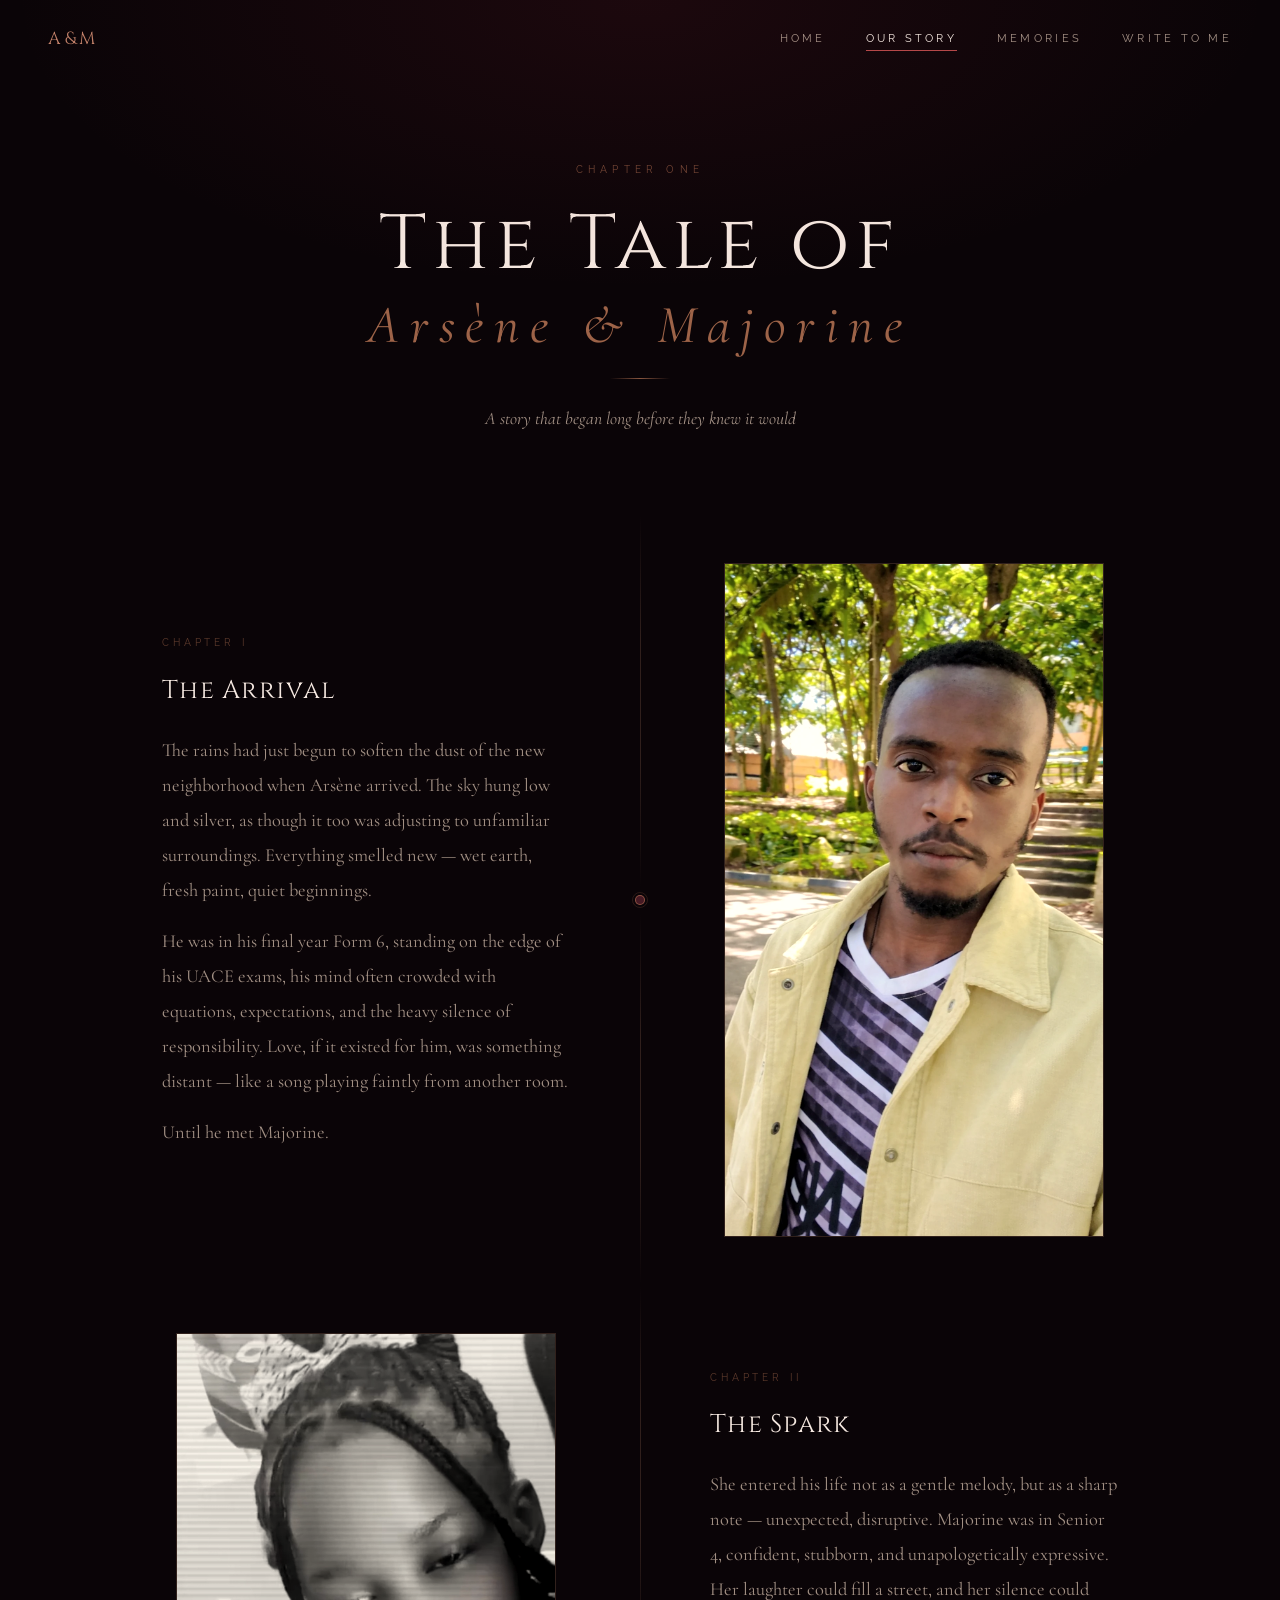
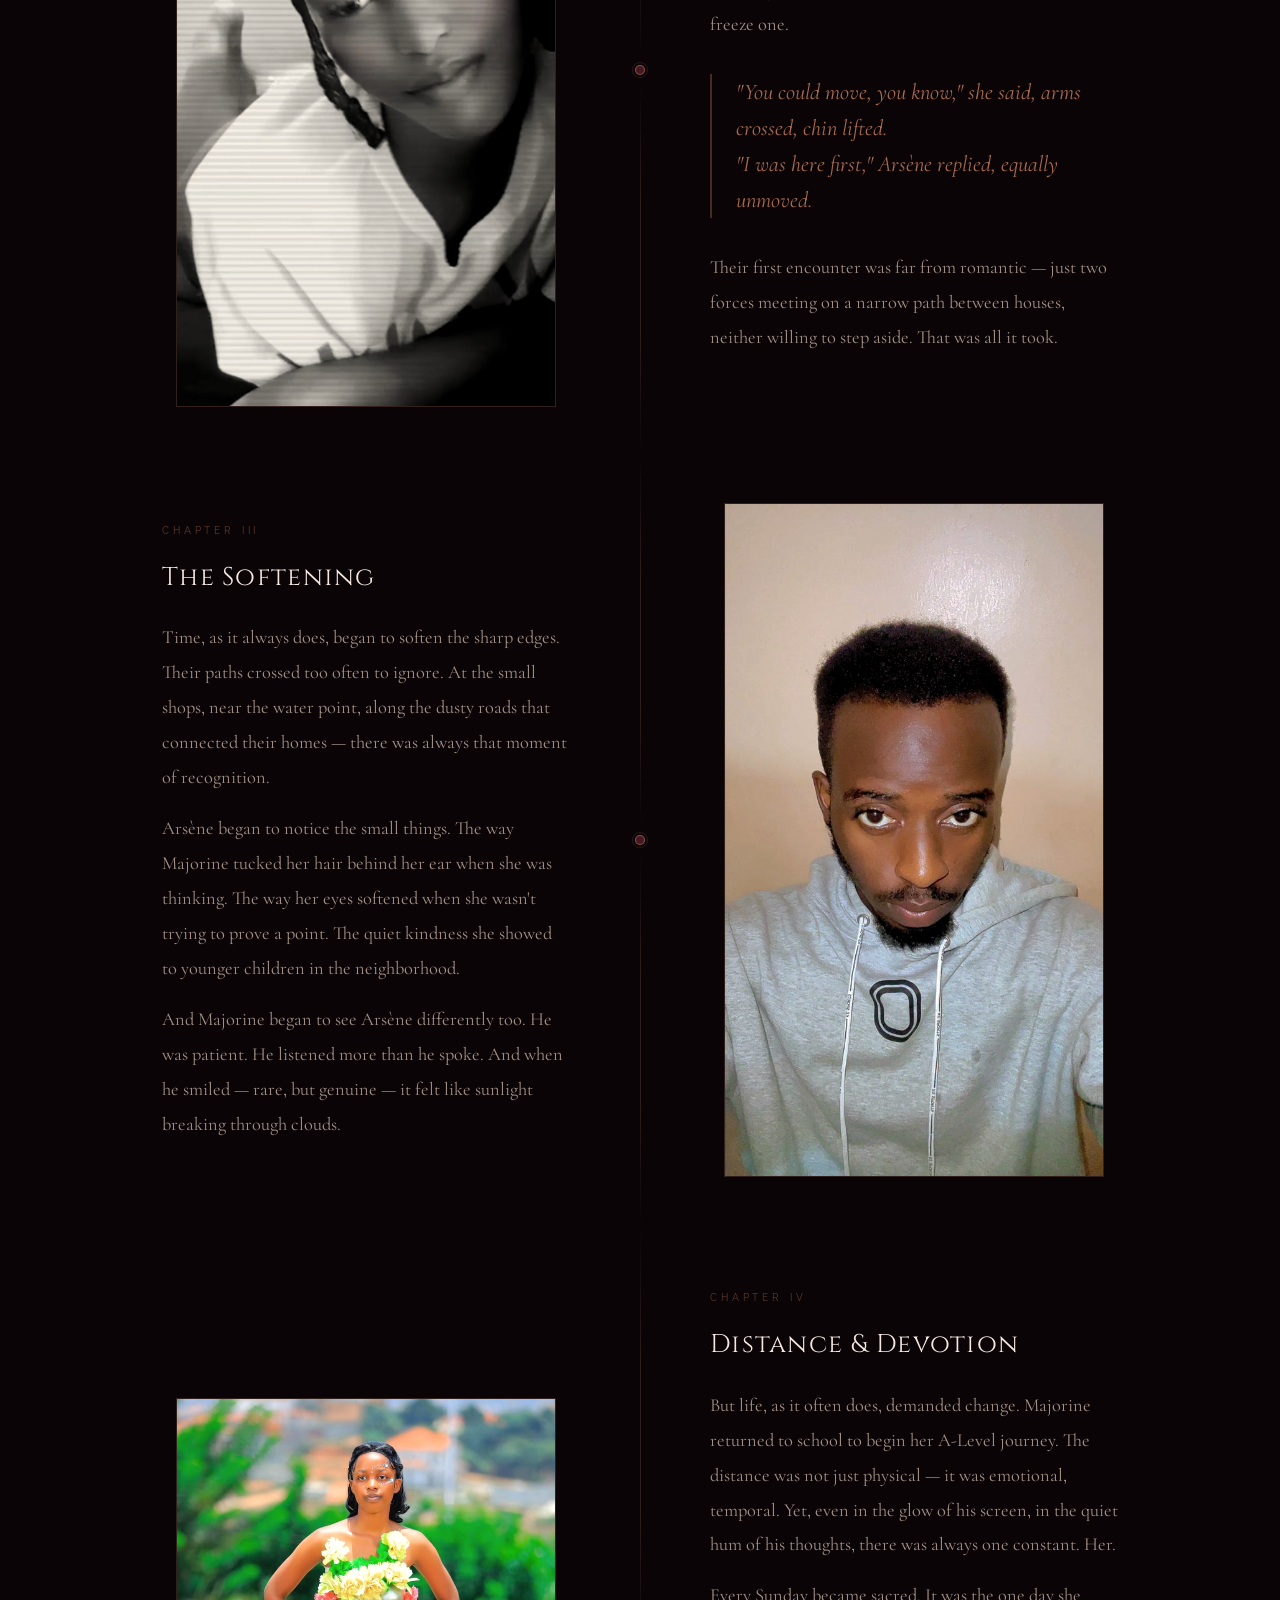
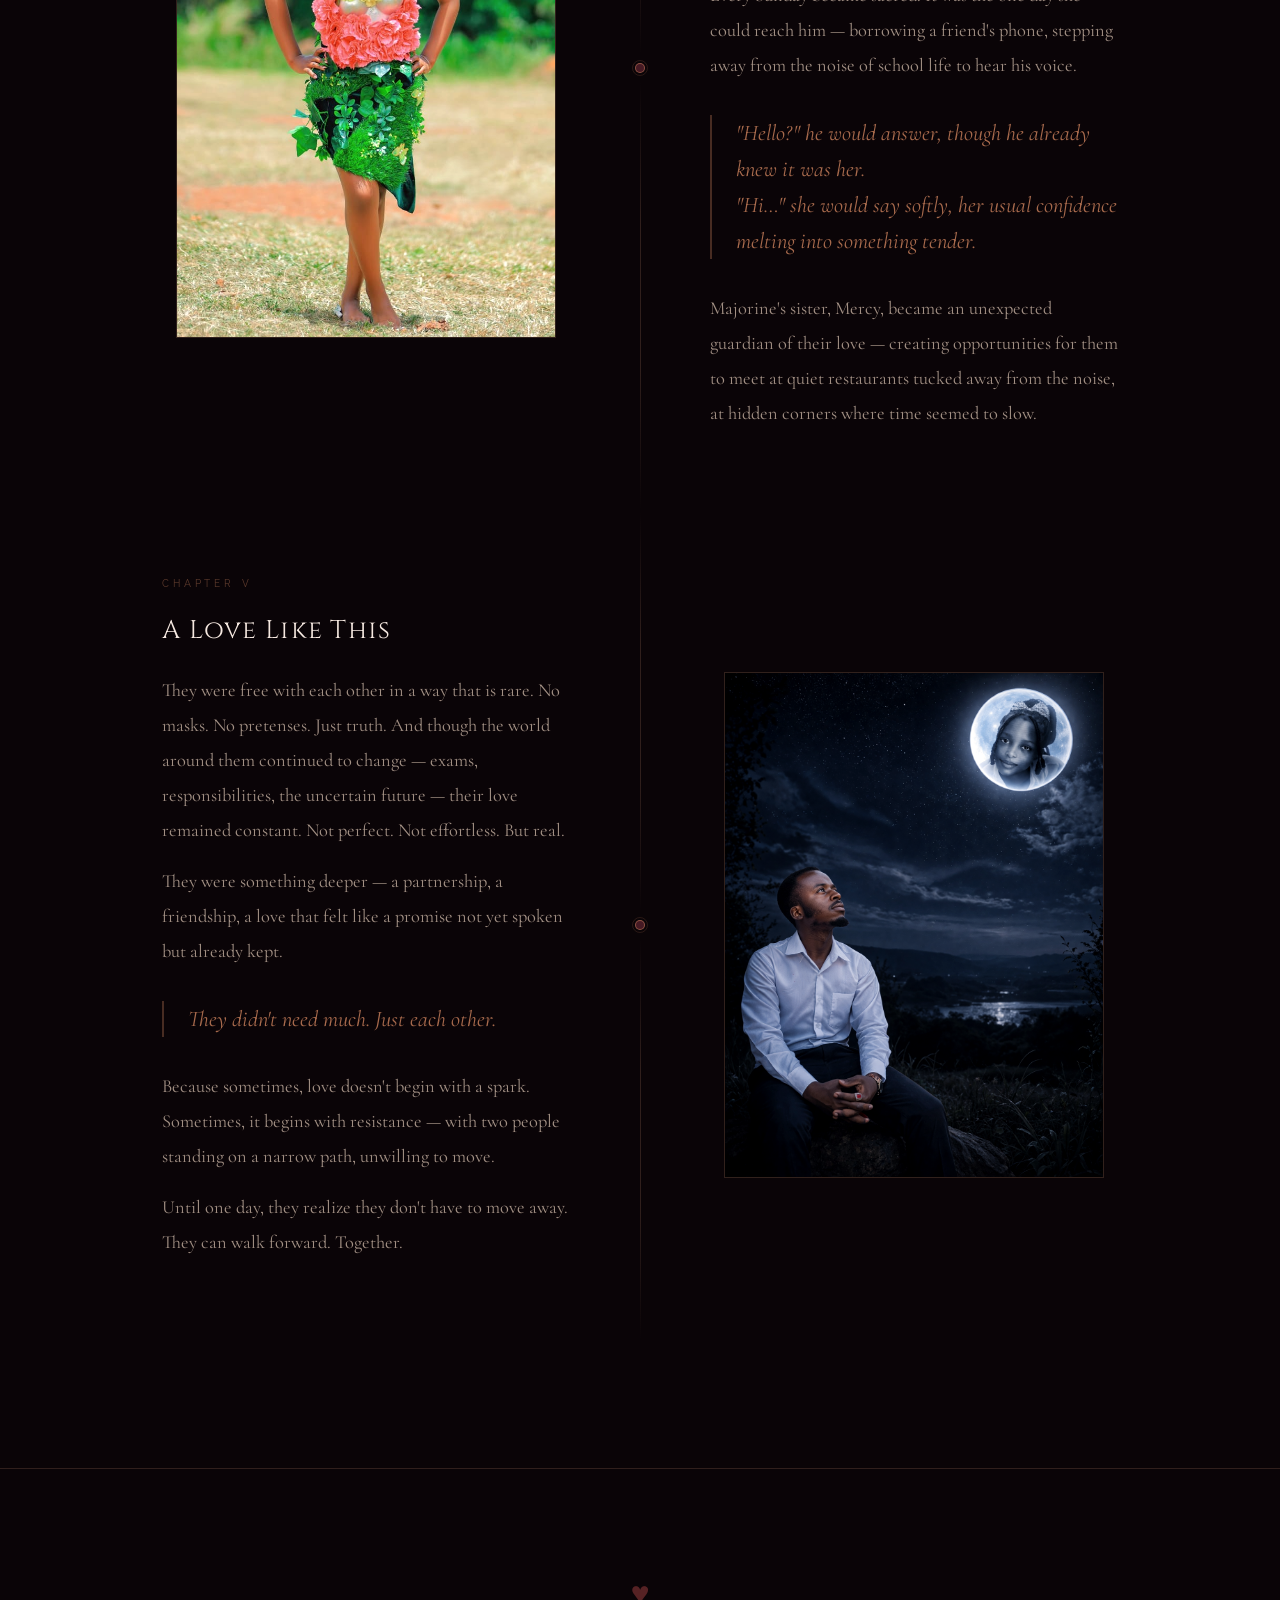
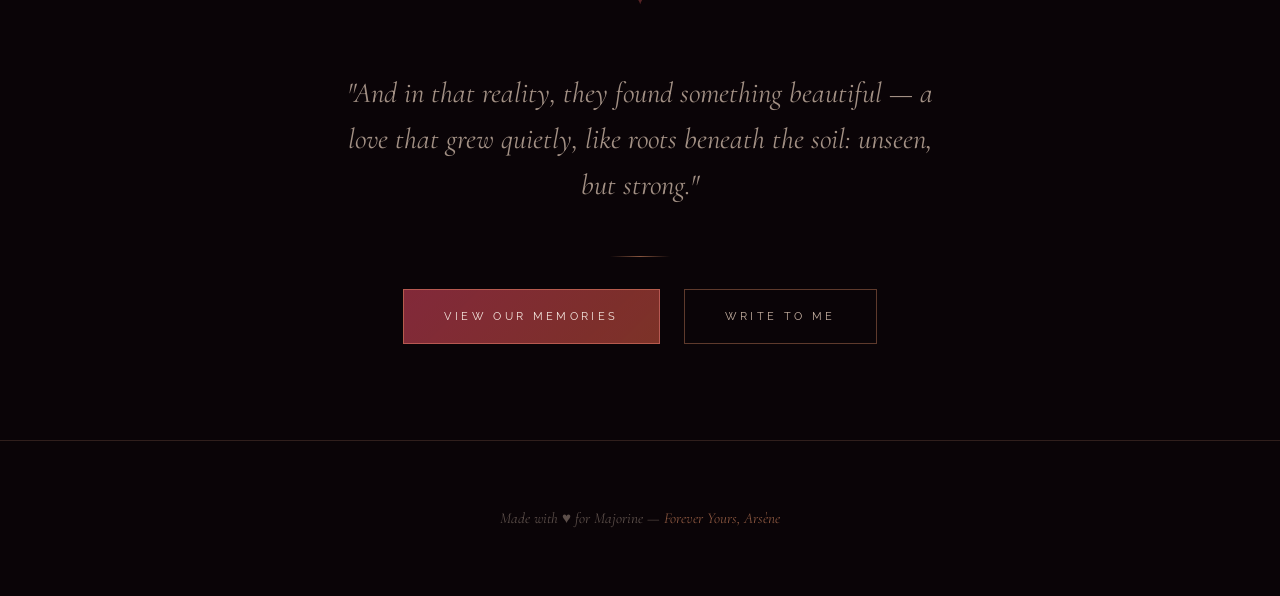
<file: images/story.html>
<!DOCTYPE html>
<html lang="en">
<head>
  <meta charset="UTF-8">
  <meta name="viewport" content="width=device-width, initial-scale=1.0">
  <title>Our Story — Arsène & Majorine</title>
  <link rel="preconnect" href="https://fonts.googleapis.com">
  <link href="https://fonts.googleapis.com/css2?family=Cormorant+Garamond:ital,wght@0,300;0,400;1,300;1,400&family=Cinzel:wght@400;600&family=Raleway:wght@300;400;500&display=swap" rel="stylesheet">
  <link rel="stylesheet" href="style.css">
  <style>
    body { background: var(--deep-bg); }

    /* ===== STORY HEADER ===== */
    .story-header {
      padding-top: 10rem;
      padding-bottom: 5rem;
      text-align: center;
      position: relative;
      overflow: hidden;
    }

    .story-header::before {
      content: '';
      position: absolute;
      inset: 0;
      background: radial-gradient(ellipse 70% 80% at 50% 0%, rgba(160, 40, 60, 0.12), transparent 70%);
    }

    .story-header-label {
      font-family: var(--font-ui);
      font-size: 0.65rem;
      letter-spacing: 0.5em;
      color: rgba(220, 140, 100, 0.5);
      text-transform: uppercase;
      margin-bottom: 1.5rem;
    }

    .story-header-title {
      font-family: var(--font-display);
      font-size: clamp(2.2rem, 6vw, 5rem);
      color: var(--cream);
      font-weight: 400;
      letter-spacing: 0.08em;
      line-height: 1.1;
    }

    .story-header-title em {
      font-family: var(--font-body);
      font-style: italic;
      font-size: 0.7em;
      display: block;
      color: rgba(220, 140, 100, 0.7);
      letter-spacing: 0.2em;
      margin-top: 0.5rem;
    }

    .story-header-date {
      font-family: var(--font-body);
      font-style: italic;
      font-size: 1.1rem;
      color: var(--cream-muted);
      margin-top: 1.5rem;
    }

    /* ===== TIMELINE STORY ===== */
    .story-body {
      max-width: 1100px;
      margin: 0 auto;
      padding: 0 2rem 8rem;
    }

    .chapter {
      display: grid;
      grid-template-columns: 1fr 60px 1fr;
      gap: 0;
      margin-bottom: 0;
      position: relative;
    }

    .chapter:nth-child(even) .chapter-text {
      grid-column: 3;
      grid-row: 1;
    }

    .chapter:nth-child(even) .chapter-image {
      grid-column: 1;
      grid-row: 1;
    }

    .chapter:nth-child(even) .chapter-spine {
      grid-column: 2;
      grid-row: 1;
    }

    .chapter-text {
      padding: 4rem 2.5rem;
      grid-column: 1;
      display: flex;
      flex-direction: column;
      justify-content: center;
    }

    .chapter-spine {
      grid-column: 2;
      display: flex;
      flex-direction: column;
      align-items: center;
      position: relative;
    }

    .spine-line {
      width: 1px;
      flex: 1;
      background: linear-gradient(to bottom, transparent, var(--border), var(--border), transparent);
    }

    .spine-node {
      width: 10px;
      height: 10px;
      border: 1px solid rgba(220, 140, 100, 0.5);
      border-radius: 50%;
      background: rgba(160, 60, 80, 0.4);
      flex-shrink: 0;
      margin: 0.5rem 0;
      position: relative;
    }

    .spine-node::after {
      content: '';
      position: absolute;
      inset: -4px;
      border: 1px solid rgba(220, 140, 100, 0.15);
      border-radius: 50%;
    }

    .chapter-image {
      grid-column: 3;
      padding: 3rem 2rem;
      display: flex;
      align-items: center;
      justify-content: center;
    }

    .chapter-image img {
      width: 100%;
      max-width: 380px;
      height: auto;
      display: block;
      filter: sepia(15%) contrast(1.05);
      transition: filter 0.5s;
      border: 1px solid var(--border);
    }

    .chapter-image img:hover {
      filter: sepia(0%) contrast(1.1);
    }

    .chapter-num {
      font-family: var(--font-ui);
      font-size: 0.6rem;
      letter-spacing: 0.4em;
      color: rgba(220, 140, 100, 0.4);
      text-transform: uppercase;
      margin-bottom: 1rem;
    }

    .chapter-title {
      font-family: var(--font-display);
      font-size: clamp(1.1rem, 3vw, 1.6rem);
      color: var(--cream);
      font-weight: 400;
      letter-spacing: 0.05em;
      margin-bottom: 1.2rem;
    }

    .chapter-body {
      font-family: var(--font-body);
      font-size: clamp(1rem, 2vw, 1.15rem);
      color: var(--cream-muted);
      line-height: 1.9;
    }

    .chapter-body p {
      margin-bottom: 1rem;
    }

    .chapter-quote {
      font-family: var(--font-body);
      font-style: italic;
      font-size: clamp(1.1rem, 2.5vw, 1.4rem);
      color: rgba(220, 140, 100, 0.75);
      border-left: 2px solid rgba(220, 140, 100, 0.3);
      padding-left: 1.5rem;
      margin: 2rem 0;
      line-height: 1.6;
    }

    /* ===== CLOSING VERSE ===== */
    .story-closing {
      text-align: center;
      padding: 6rem 2rem;
      border-top: 1px solid var(--border);
      position: relative;
    }

    .story-closing::before {
      content: '♥';
      font-size: 2rem;
      color: rgba(200, 80, 80, 0.4);
      display: block;
      margin-bottom: 3rem;
      animation: heartPulse 2.5s ease-in-out infinite;
    }

    @keyframes heartPulse {
      0%, 100% { transform: scale(1); opacity: 0.4; }
      50% { transform: scale(1.15); opacity: 0.7; }
    }

    .story-closing-text {
      font-family: var(--font-body);
      font-style: italic;
      font-size: clamp(1.2rem, 3vw, 1.8rem);
      color: var(--cream-muted);
      max-width: 600px;
      margin: 0 auto 3rem;
      line-height: 1.6;
    }

    /* MOBILE */
    @media (max-width: 768px) {
      .chapter {
        grid-template-columns: 1fr;
      }
      .chapter-spine { display: none; }
      .chapter-text,
      .chapter-image,
      .chapter:nth-child(even) .chapter-text,
      .chapter:nth-child(even) .chapter-image {
        grid-column: 1;
        grid-row: auto;
        padding: 2rem 0;
      }
      .chapter-image img {
        height: auto;
        max-width: 100%;
      }
    }
  </style>
</head>
<body>

  <nav class="top-nav" id="topNav">
    <a href="index.html" class="nav-logo">A&M</a>
    <div class="nav-links">
      <a href="index.html">Home</a>
      <a href="story.html" class="active">Our Story</a>
      <a href="memories.html">Memories</a>
      <a href="letter.html">Write to Me</a>
    </div>
    <div class="nav-hamburger" onclick="toggleNav()">
      <span></span><span></span><span></span>
    </div>
  </nav>
  <div class="mobile-nav" id="mobileNav">
    <a href="index.html" onclick="toggleNav()">Home</a>
    <a href="story.html" onclick="toggleNav()">Our Story</a>
    <a href="memories.html" onclick="toggleNav()">Memories</a>
    <a href="letter.html" onclick="toggleNav()">Write to Me</a>
  </div>

  <main>

    <!-- HEADER -->
    <header class="story-header">
      <p class="story-header-label">Chapter One</p>
      <h1 class="story-header-title">
        The Tale of
        <em>Arsène &amp; Majorine</em>
      </h1>
      <div class="thin-divider"></div>
      <p class="story-header-date">A story that began long before they knew it would</p>
    </header>

    <!-- STORY CHAPTERS -->
    <div class="story-body">

      <!-- Chapter 1 -->
      <article class="chapter">
        <div class="chapter-text">
          <p class="chapter-num">Chapter I</p>
          <h2 class="chapter-title">The Arrival</h2>
          <div class="chapter-body">
            <p>The rains had just begun to soften the dust of the new neighborhood when Arsène arrived. The sky hung low and silver, as though it too was adjusting to unfamiliar surroundings. Everything smelled new — wet earth, fresh paint, quiet beginnings.</p>
            <p>He was in his final year Form 6, standing on the edge of his UACE exams, his mind often crowded with equations, expectations, and the heavy silence of responsibility. Love, if it existed for him, was something distant — like a song playing faintly from another room.</p>
            <p>Until he met Majorine.</p>
          </div>
        </div>
        <div class="chapter-spine">
          <div class="spine-line"></div>
          <div class="spine-node"></div>
          <div class="spine-line"></div>
        </div>
        <div class="chapter-image">
          <img src="image-story6.jpg" alt="The beginning" onerror="this.style.background='linear-gradient(135deg,#1a0510,#3a1020)'; this.style.minHeight='200px'">
        </div>
      </article>

      <!-- Chapter 2 -->
      <article class="chapter">
        <div class="chapter-image">
          <img src="image-story3.jpg" alt="The encounter" onerror="this.style.background='linear-gradient(135deg,#2a1015,#150508)'; this.style.minHeight='200px'">
        </div>
        <div class="chapter-spine">
          <div class="spine-line"></div>
          <div class="spine-node"></div>
          <div class="spine-line"></div>
        </div>
        <div class="chapter-text">
          <p class="chapter-num">Chapter II</p>
          <h2 class="chapter-title">The Spark</h2>
          <div class="chapter-body">
            <p>She entered his life not as a gentle melody, but as a sharp note — unexpected, disruptive. Majorine was in Senior 4, confident, stubborn, and unapologetically expressive. Her laughter could fill a street, and her silence could freeze one.</p>
            <div class="chapter-quote">"You could move, you know," she said, arms crossed, chin lifted.<br>"I was here first," Arsène replied, equally unmoved.</div>
            <p>Their first encounter was far from romantic — just two forces meeting on a narrow path between houses, neither willing to step aside. That was all it took.</p>
          </div>
        </div>
      </article>

      <!-- Chapter 3 -->
      <article class="chapter">
        <div class="chapter-text">
          <p class="chapter-num">Chapter III</p>
          <h2 class="chapter-title">The Softening</h2>
          <div class="chapter-body">
            <p>Time, as it always does, began to soften the sharp edges. Their paths crossed too often to ignore. At the small shops, near the water point, along the dusty roads that connected their homes — there was always that moment of recognition.</p>
            <p>Arsène began to notice the small things. The way Majorine tucked her hair behind her ear when she was thinking. The way her eyes softened when she wasn't trying to prove a point. The quiet kindness she showed to younger children in the neighborhood.</p>
            <p>And Majorine began to see Arsène differently too. He was patient. He listened more than he spoke. And when he smiled — rare, but genuine — it felt like sunlight breaking through clouds.</p>
          </div>
        </div>
        <div class="chapter-spine">
          <div class="spine-line"></div>
          <div class="spine-node"></div>
          <div class="spine-line"></div>
        </div>
        <div class="chapter-image">
          <img src="image-story4.jpg" alt="Growing closer" onerror="this.style.background='linear-gradient(135deg,#1a0510,#3a1020)'; this.style.minHeight='200px'">
        </div>
      </article>

      <!-- Chapter 4 -->
      <article class="chapter">
        <div class="chapter-image">
          <img src="image-story5.jpg" alt="The distance" onerror="this.style.background='linear-gradient(135deg,#2a1015,#150508)'; this.style.minHeight='200px'">
        </div>
        <div class="chapter-spine">
          <div class="spine-line"></div>
          <div class="spine-node"></div>
          <div class="spine-line"></div>
        </div>
        <div class="chapter-text">
          <p class="chapter-num">Chapter IV</p>
          <h2 class="chapter-title">Distance & Devotion</h2>
          <div class="chapter-body">
            <p>But life, as it often does, demanded change. Majorine returned to school to begin her A-Level journey. The distance was not just physical — it was emotional, temporal. Yet, even in the glow of his screen, in the quiet hum of his thoughts, there was always one constant. Her.</p>
            <p>Every Sunday became sacred. It was the one day she could reach him — borrowing a friend's phone, stepping away from the noise of school life to hear his voice.</p>
            <div class="chapter-quote">"Hello?" he would answer, though he already knew it was her.<br>"Hi…" she would say softly, her usual confidence melting into something tender.</div>
            <p>Majorine's sister, Mercy, became an unexpected guardian of their love — creating opportunities for them to meet at quiet restaurants tucked away from the noise, at hidden corners where time seemed to slow.</p>
          </div>
        </div>
      </article>

      <!-- Chapter 5 -->
      <article class="chapter">
        <div class="chapter-text">
          <p class="chapter-num">Chapter V</p>
          <h2 class="chapter-title">A Love Like This</h2>
          <div class="chapter-body">
            <p>They were free with each other in a way that is rare. No masks. No pretenses. Just truth. And though the world around them continued to change — exams, responsibilities, the uncertain future — their love remained constant. Not perfect. Not effortless. But real.</p>
            <p>They were something deeper — a partnership, a friendship, a love that felt like a promise not yet spoken but already kept.</p>
            <div class="chapter-quote">They didn't need much. Just each other.</div>
            <p>Because sometimes, love doesn't begin with a spark. Sometimes, it begins with resistance — with two people standing on a narrow path, unwilling to move.</p>
            <p>Until one day, they realize they don't have to move away. They can walk forward. Together.</p>
          </div>
        </div>
        <div class="chapter-spine">
          <div class="spine-line"></div>
          <div class="spine-node"></div>
          <div class="spine-line"></div>
        </div>
        <div class="chapter-image">
          <img src="image-story2.png" alt="Together forever" onerror="this.style.background='linear-gradient(135deg,#1a0510,#3a1020)'; this.style.minHeight='200px'">
        </div>
      </article>

    </div>

    <!-- CLOSING -->
    <section class="story-closing">
      <p class="story-closing-text">"And in that reality, they found something beautiful — a love that grew quietly, like roots beneath the soil: unseen, but strong."</p>
      <div class="thin-divider"></div>
      <div style="display:flex; gap:1.5rem; justify-content:center; flex-wrap:wrap; margin-top:2rem;">
        <a href="memories.html" class="btn filled">View Our Memories</a>
        <a href="letter.html" class="btn">Write to Me</a>
      </div>
    </section>

  </main>

  <footer class="site-footer">
    <p>Made with ♥ for Majorine &mdash; <span>Forever Yours, Arsène</span></p>
  </footer>

  <!-- BTN STYLE -->
  <style>
    .btn {
      font-family: var(--font-ui);
      font-size: 0.7rem;
      letter-spacing: 0.3em;
      text-transform: uppercase;
      text-decoration: none;
      padding: 1rem 2.5rem;
      border: 1px solid rgba(220, 140, 100, 0.4);
      color: rgba(245, 220, 200, 0.8);
      transition: all 0.4s ease;
      position: relative;
      overflow: hidden;
      display: inline-block;
    }
    .btn.filled {
      background: linear-gradient(135deg, rgba(160, 50, 70, 0.8), rgba(200, 80, 60, 0.6));
      border-color: rgba(220, 120, 100, 0.6);
      color: #f5e8e0;
    }
    .btn:hover {
      border-color: rgba(220, 140, 100, 0.8);
      color: #f5e8e0;
      background: rgba(160, 50, 70, 0.4);
    }
  </style>

  <script src="main.js"></script>
</body>
</html>
</file>
<file: style.css>
/* ===========================
   ARSÈNE & MAJORINE
   =========================== */
html, body {
  overflow-x: hidden;
  width: 100%;
}


*, *::before, *::after {
  box-sizing: border-box;
  margin: 0;
  padding: 0;
}

:root {
  --deep-bg: #0a0407;
  --panel-bg: #0e0609;
  --rose: rgba(200, 80, 80, 0.9);
  --rose-light: rgba(240, 160, 130, 0.8);
  --cream: #f5e8e0;
  --cream-muted: rgba(245, 220, 200, 0.65);
  --gold: rgba(210, 170, 100, 0.7);
  --border: rgba(200, 140, 110, 0.2);
  --border-hover: rgba(220, 140, 100, 0.6);
  --font-display: 'Cinzel', serif;
  --font-body: 'Cormorant Garamond', serif;
  --font-ui: 'Raleway', sans-serif;
}

html { scroll-behavior: smooth; }

body {
  background: var(--deep-bg);
  color: var(--cream-muted);
  font-family: var(--font-body);
  font-size: 1rem;
  line-height: 1.8;
  -webkit-font-smoothing: antialiased;
  cursor: default;
}

/* ===== CURSOR ===== */
body * { cursor: default; }
a, button { cursor: pointer; }

/* ===== TOP NAV ===== */
.top-nav {
  position: fixed;
  top: 0;
  left: 0;
  right: 0;
  z-index: 100;
  display: flex;
  align-items: center;
  justify-content: space-between;
  padding: 1.5rem 3rem;
  transition: all 0.5s ease;
}

.top-nav.scrolled {
  background: rgba(10, 4, 7, 0.95);
  backdrop-filter: blur(20px);
  padding: 1rem 3rem;
  border-bottom: 1px solid var(--border);
}

.nav-logo {
  font-family: var(--font-display);
  font-size: 1.1rem;
  letter-spacing: 0.2em;
  color: var(--rose-light);
  text-decoration: none;
  transition: color 0.3s;
}

.nav-links {
  display: flex;
  gap: 2.5rem;
  list-style: none;
}

.nav-links a {
  font-family: var(--font-ui);
  font-size: 0.68rem;
  letter-spacing: 0.3em;
  text-transform: uppercase;
  color: var(--cream-muted);
  text-decoration: none;
  transition: color 0.3s;
  position: relative;
  padding-bottom: 2px;
}

.nav-links a::after {
  content: '';
  position: absolute;
  bottom: 0;
  left: 0;
  width: 0;
  height: 1px;
  background: var(--rose);
  transition: width 0.4s ease;
}

.nav-links a:hover,
.nav-links a.active {
  color: var(--cream);
}

.nav-links a:hover::after,
.nav-links a.active::after {
  width: 100%;
}

/* HAMBURGER */
.nav-hamburger {
  display: none;
  flex-direction: column;
  gap: 5px;
  cursor: pointer;
  padding: 4px;
}

.nav-hamburger span {
  display: block;
  width: 22px;
  height: 1px;
  background: var(--cream-muted);
  transition: all 0.3s;
}

/* MOBILE NAV */
.mobile-nav {
  position: fixed;
  top: 0;
  right: -100%;
  width: 260px;
  height: 100vh;
  background: rgba(10, 4, 7, 0.98);
  backdrop-filter: blur(30px);
  z-index: 200;
  display: flex;
  flex-direction: column;
  align-items: center;
  justify-content: center;
  gap: 2.5rem;
  transition: right 0.4s ease;
  border-left: 1px solid var(--border);
}

.mobile-nav.open { right: 0; }

.mobile-nav a {
  font-family: var(--font-display);
  font-size: 1rem;
  letter-spacing: 0.2em;
  color: var(--cream-muted);
  text-decoration: none;
  transition: color 0.3s;
}

.mobile-nav a:hover { color: var(--cream); }

/* ===== FOOTER ===== */
.site-footer {
  padding: 4rem 2rem;
  text-align: center;
  border-top: 1px solid var(--border);
  font-family: var(--font-body);
  font-style: italic;
  font-size: 0.95rem;
  color: rgba(245, 220, 200, 0.35);
}

.site-footer span {
  color: rgba(220, 140, 100, 0.6);
}

/* ===== PAGE HERO (inner pages) ===== */
.page-hero {
  min-height: 45vh;
  display: flex;
  flex-direction: column;
  align-items: center;
  justify-content: flex-end;
  padding-bottom: 4rem;
  text-align: center;
  position: relative;
  background: linear-gradient(to bottom, #0a0407, rgba(10,4,7,0));
}

.page-hero-label {
  font-family: var(--font-ui);
  font-size: 0.65rem;
  letter-spacing: 0.5em;
  color: rgba(220, 140, 100, 0.5);
  text-transform: uppercase;
  margin-bottom: 1rem;
}

.page-hero-title {
  font-family: var(--font-display);
  font-size: clamp(2rem, 6vw, 4.5rem);
  color: var(--cream);
  font-weight: 400;
  letter-spacing: 0.05em;
}

.page-hero-sub {
  font-family: var(--font-body);
  font-style: italic;
  font-size: clamp(1rem, 2.5vw, 1.4rem);
  color: var(--cream-muted);
  margin-top: 0.8rem;
}

.thin-divider {
  width: 60px;
  height: 1px;
  background: linear-gradient(90deg, transparent, rgba(220, 140, 100, 0.6), transparent);
  margin: 1.5rem auto;
}

/* ===== RESPONSIVE ===== */
@media (max-width: 768px) {
  .top-nav { padding: 1.2rem 1.5rem; }
  .top-nav.scrolled { padding: 0.8rem 1.5rem; }
  .nav-links { display: none; }
  .nav-hamburger { display: flex; }
}
</file>
<file: images/style.css>
/* ===========================
   ARSÈNE & MAJORINE — SHARED STYLES
   =========================== */

*, *::before, *::after {
  box-sizing: border-box;
  margin: 0;
  padding: 0;
}

:root {
  --deep-bg: #0a0407;
  --panel-bg: #0e0609;
  --rose: rgba(200, 80, 80, 0.9);
  --rose-light: rgba(240, 160, 130, 0.8);
  --cream: #f5e8e0;
  --cream-muted: rgba(245, 220, 200, 0.65);
  --gold: rgba(210, 170, 100, 0.7);
  --border: rgba(200, 140, 110, 0.2);
  --border-hover: rgba(220, 140, 100, 0.6);
  --font-display: 'Cinzel', serif;
  --font-body: 'Cormorant Garamond', serif;
  --font-ui: 'Raleway', sans-serif;
}

html { scroll-behavior: smooth; }

body {
  background: var(--deep-bg);
  color: var(--cream-muted);
  font-family: var(--font-body);
  font-size: 1rem;
  line-height: 1.8;
  -webkit-font-smoothing: antialiased;
  cursor: default;
}

/* ===== CURSOR ===== */
body * { cursor: default; }
a, button { cursor: pointer; }

/* ===== TOP NAV ===== */
.top-nav {
  position: fixed;
  top: 0;
  left: 0;
  right: 0;
  z-index: 100;
  display: flex;
  align-items: center;
  justify-content: space-between;
  padding: 1.5rem 3rem;
  transition: all 0.5s ease;
}

.top-nav.scrolled {
  background: rgba(10, 4, 7, 0.95);
  backdrop-filter: blur(20px);
  padding: 1rem 3rem;
  border-bottom: 1px solid var(--border);
}

.nav-logo {
  font-family: var(--font-display);
  font-size: 1.1rem;
  letter-spacing: 0.2em;
  color: var(--rose-light);
  text-decoration: none;
  transition: color 0.3s;
}

.nav-links {
  display: flex;
  gap: 2.5rem;
  list-style: none;
}

.nav-links a {
  font-family: var(--font-ui);
  font-size: 0.68rem;
  letter-spacing: 0.3em;
  text-transform: uppercase;
  color: var(--cream-muted);
  text-decoration: none;
  transition: color 0.3s;
  position: relative;
  padding-bottom: 2px;
}

.nav-links a::after {
  content: '';
  position: absolute;
  bottom: 0;
  left: 0;
  width: 0;
  height: 1px;
  background: var(--rose);
  transition: width 0.4s ease;
}

.nav-links a:hover,
.nav-links a.active {
  color: var(--cream);
}

.nav-links a:hover::after,
.nav-links a.active::after {
  width: 100%;
}

/* HAMBURGER */
.nav-hamburger {
  display: none;
  flex-direction: column;
  gap: 5px;
  cursor: pointer;
  padding: 4px;
}

.nav-hamburger span {
  display: block;
  width: 22px;
  height: 1px;
  background: var(--cream-muted);
  transition: all 0.3s;
}

/* MOBILE NAV */
.mobile-nav {
  position: fixed;
  top: 0;
  right: -100%;
  width: 260px;
  height: 100vh;
  background: rgba(10, 4, 7, 0.98);
  backdrop-filter: blur(30px);
  z-index: 200;
  display: flex;
  flex-direction: column;
  align-items: center;
  justify-content: center;
  gap: 2.5rem;
  transition: right 0.4s ease;
  border-left: 1px solid var(--border);
}

.mobile-nav.open { right: 0; }

.mobile-nav a {
  font-family: var(--font-display);
  font-size: 1rem;
  letter-spacing: 0.2em;
  color: var(--cream-muted);
  text-decoration: none;
  transition: color 0.3s;
}

.mobile-nav a:hover { color: var(--cream); }

/* ===== FOOTER ===== */
.site-footer {
  padding: 4rem 2rem;
  text-align: center;
  border-top: 1px solid var(--border);
  font-family: var(--font-body);
  font-style: italic;
  font-size: 0.95rem;
  color: rgba(245, 220, 200, 0.35);
}

.site-footer span {
  color: rgba(220, 140, 100, 0.6);
}

/* ===== PAGE HERO (inner pages) ===== */
.page-hero {
  min-height: 45vh;
  display: flex;
  flex-direction: column;
  align-items: center;
  justify-content: flex-end;
  padding-bottom: 4rem;
  text-align: center;
  position: relative;
  background: linear-gradient(to bottom, #0a0407, rgba(10,4,7,0));
}

.page-hero-label {
  font-family: var(--font-ui);
  font-size: 0.65rem;
  letter-spacing: 0.5em;
  color: rgba(220, 140, 100, 0.5);
  text-transform: uppercase;
  margin-bottom: 1rem;
}

.page-hero-title {
  font-family: var(--font-display);
  font-size: clamp(2rem, 6vw, 4.5rem);
  color: var(--cream);
  font-weight: 400;
  letter-spacing: 0.05em;
}

.page-hero-sub {
  font-family: var(--font-body);
  font-style: italic;
  font-size: clamp(1rem, 2.5vw, 1.4rem);
  color: var(--cream-muted);
  margin-top: 0.8rem;
}

.thin-divider {
  width: 60px;
  height: 1px;
  background: linear-gradient(90deg, transparent, rgba(220, 140, 100, 0.6), transparent);
  margin: 1.5rem auto;
}

/* ===== RESPONSIVE ===== */
@media (max-width: 768px) {
  .top-nav { padding: 1.2rem 1.5rem; }
  .top-nav.scrolled { padding: 0.8rem 1.5rem; }
  .nav-links { display: none; }
  .nav-hamburger { display: flex; }
}
</file>
